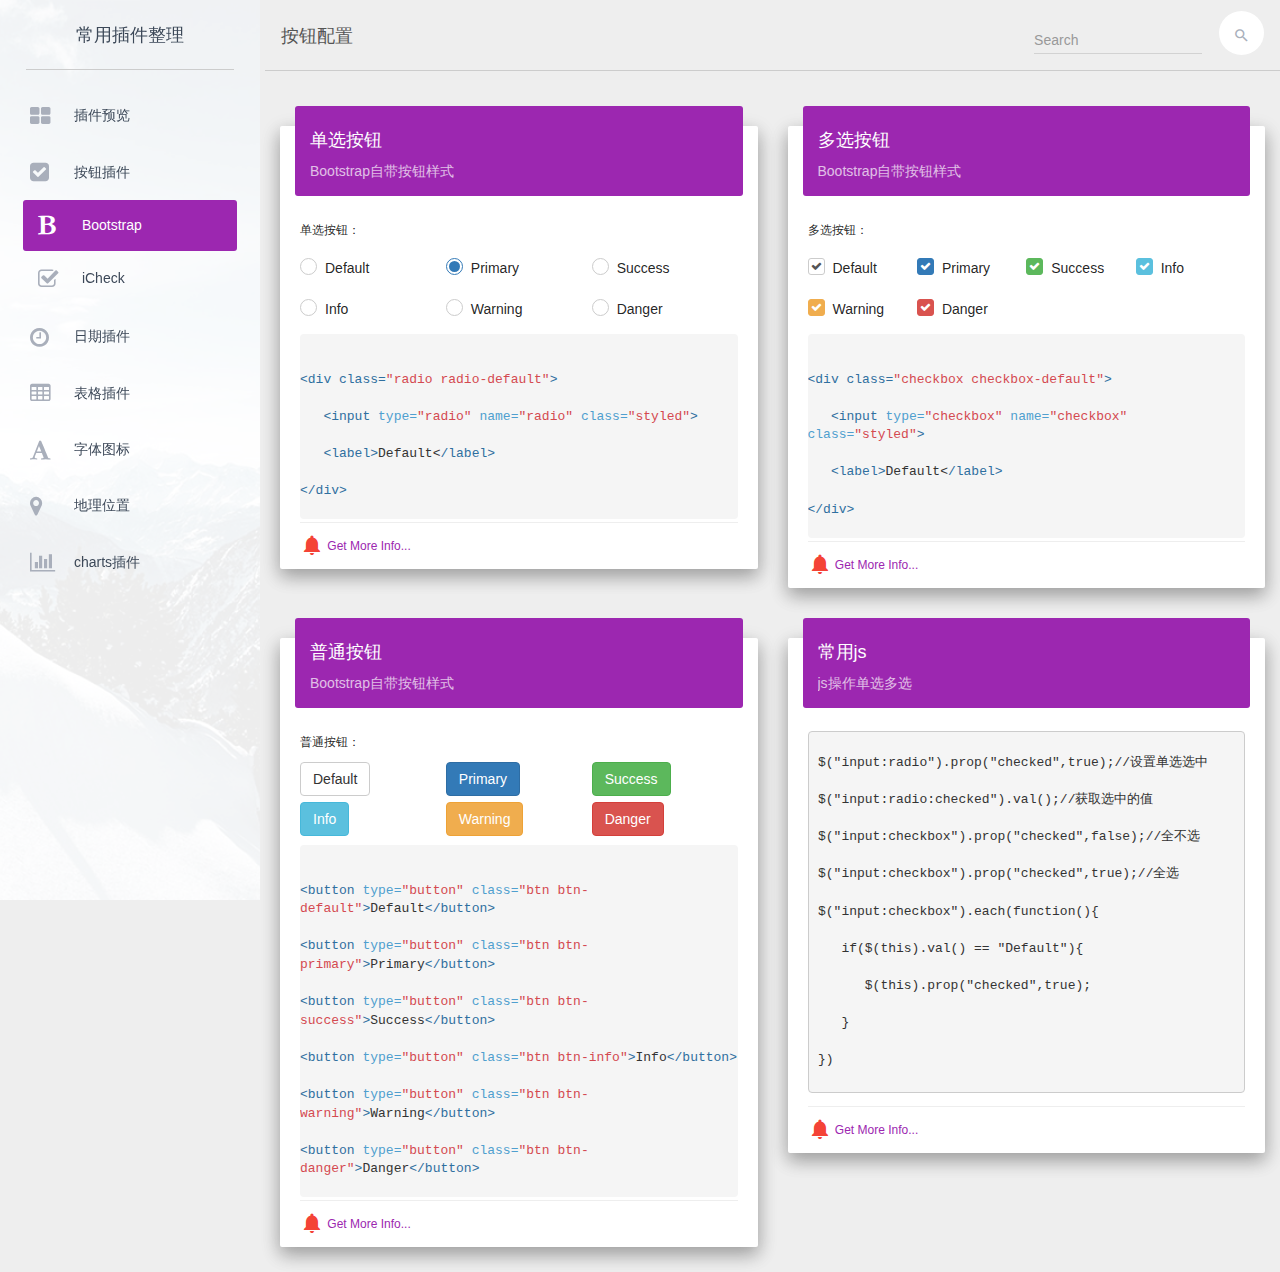
<file: bootstrapButton.html>
<!DOCTYPE html>
<html>
  <head>
    <title>material</title>
	
    <meta http-equiv="keywords" content="keyword1,keyword2,keyword3">
    <meta http-equiv="description" content="this is my page">
    <meta http-equiv="content-type" content="text/html; charset=UTF-8">
    <meta http-equiv="X-UA-Compatible" content="IE=edge,chrome=1" />
    <meta content='width=device-width, initial-scale=1.0, maximum-scale=1.0, user-scalable=0' name='viewport' />
    
    <!--<link rel="stylesheet" type="text/css" href="./styles.css">-->
    <link rel="stylesheet" href="css/bootstrap/bootstrap.min.css" type="text/css"></link>
    <link rel="stylesheet" href="css/bootstrap/build.css" type="text/css"></link>
    <link rel="stylesheet" href="css/fontawesome/font-awesome.css" type="text/css"></link>
    <link rel="stylesheet" href="css/style.css" type="text/css"></link>
    <link href="https://fonts.googleapis.com/icon?family=Material+Icons" rel="stylesheet">
    
  </head>
  
  <body>
    <div class="wrapper">
    	<div class="collapse navbar-collapse"  id="navbar-collapse"></div>
    	<div class="main-panle">
    		<nav class="navbar navbar-transparent navbar-absolute">
    			<div class="container-fluid">
    				<div class="navbar-header">
						<button class="navbar-toggle" type="button" data-toggle="collapse">
							<span class="sr-only">Toggle navigation</span>
							<span class="icon-bar"></span>
							<span class="icon-bar"></span>
							<span class="icon-bar"></span>
						</button>
						<a class="navbar-brand" href="#">按钮配置</a>
					</div>
					<div class="collapse navbar-collapse">
						<form class="navbar-from navbar-right">
			  				<div class="form-group is-empty">
			  					<input type="text" class="form-control" placeholder="Search">
				   				<span class="material-input"></span>
								<span class="material-input"></span>
			  				</div>
							<button type="button" class="btn btn-white btn-round btn-just-icon">
								<i class="material-icons">search</i>
							</button>
			  			</form>
					</div>
    			</div>
    		</nav>
    		<div class="content">
    			<div class="container-fluid">
    				<div class="row">
    					<div class="col-md-6 col-sm-12">
    						<div class="card">
    							<div class="card-header card-button" style="background-color: #9c27b0;">
    								<h4>单选按钮</h4>
    								<p>Bootstrap自带按钮样式</p>
    							</div>
    							<div class="card-content">
    								<div class="col-xs-12 padding-no">
    									<label class="col-sm-12 control-label padding-no">单选按钮：</label>
    									<div class="col-xs-4 padding-no">
					                        <div class="radio">
						                        <input id="radio1" class="styled" value="Default" name="radio" type="radio">
						                        <label for="radio1">
						                            Default
						                        </label>
						                    </div>
    									</div>
    									<div class="col-xs-4 padding-no">
    										 <div class="radio radio-primary">
						                        <input id="radio2" class="styled" value="Primary" name="radio" type="radio" checked>
						                        <label for="radio2">
						                            Primary
						                        </label>
						                    </div>
    									</div>
    									<div class="col-xs-4 padding-no">
    										 <div class="radio radio-success">
						                        <input id="radio3" class="styled" value="Success" name="radio" type="radio">
						                        <label for="radio3">
						                            Success
						                        </label>
						                    </div>
    									</div>
    									<div class="col-xs-4 padding-no">
    										<div class="radio radio-info">
						                        <input id="radio4" class="styled" value="Info" name="radio" type="radio">
						                        <label for="radio4">
						                            Info
						                        </label>
						                    </div>
    									</div>
    									<div class="col-xs-4 padding-no">
    										<div class="radio radio-warning">
						                        <input id="radio5" type="radio" value="Warning" name="radio" class="styled">
						                        <label for="radio5">
						                            Warning
						                        </label>
						                    </div>
    									</div>
    									<div class="col-xs-4 padding-no">
    										<div class="radio radio-danger">
						                        <input id="radio6" type="radio" value="Danger" name="radio" class="styled">
						                        <label for="radio6">
						                            Danger
						                        </label>
						                    </div>
    									</div>
    								</div>
    								<div class="col-xs-12 padding-no highlight">
    									<pre>
    										<code class="html">
    											<span class="nt"><</span><span class="nt">div</span><span class="nt"> class=</span><span class="s">"radio radio-default"</span><span class="nt">></span>
    											<span class="nt">&nbsp;&nbsp;&nbsp;<</span><span class="nt">input</span><span class="na"> type=</span><span class="s">"radio"</span><span class="na"> name=</span><span class="s">"radio"</span><span class="na"> class=</span><span class="s">"styled"</span><span class="nt">></span>
    											<span class="nt">&nbsp;&nbsp;&nbsp;<</span><span class="nt">label></span><span class="nt"></span>Default<span><</span><span class="nt">/label></span>
    											<span class="nt"><</span><span class="nt">/div></span>
    										</code>
    									</pre>
    								</div>
    							</div>
    							<div class="card-footer">
    								<div class="stats">
										<i class="material-icons text-danger" style="color: #f44336;">notifications</i>
										<a href="#pablo" style="color: #9c27b0;">Get More Info...</a>
									</div>
    							</div>
    						</div>
    					</div>
    					<div class="col-md-6 col-sm-12">
    						<div class="card">
    							<div class="card-header card-button" style="background-color: #9c27b0;">
    								<h4>多选按钮</h4>
    								<p>Bootstrap自带按钮样式</p>
    							</div>
    							<div class="card-content">
    								<div class="col-xs-12 padding-no">
    									<label class="col-sm-12 control-label padding-no">多选按钮：</label>
    									<div class="col-xs-3 padding-no">
					                        <div class="checkbox">
						                        <input id="checkbox7" class="styled" value="Default" type="checkbox" checked>
						                        <label for="checkbox7">
						                            Default
						                        </label>
						                    </div>
    									</div>
    									<div class="col-xs-3 padding-no">
    										 <div class="checkbox checkbox-primary">
						                        <input id="checkbox8" class="styled" value="Primary" type="checkbox" checked>
						                        <label for="checkbox8">
						                            Primary
						                        </label>
						                    </div>
    									</div>
    									<div class="col-xs-3 padding-no">
    										 <div class="checkbox checkbox-success">
						                        <input id="checkbox9" class="styled" value="Success" type="checkbox" checked>
						                        <label for="checkbox9">
						                            Success
						                        </label>
						                    </div>
    									</div>
    									<div class="col-xs-3 padding-no">
    										<div class="checkbox checkbox-info">
						                        <input id="checkbox10" class="styled" value="Info" type="checkbox" checked>
						                        <label for="checkbox10">
						                            Info
						                        </label>
						                    </div>
    									</div>
    									<div class="col-xs-3 padding-no">
    										<div class="checkbox checkbox-warning">
						                        <input id="checkbox11" type="checkbox" value="Warning" class="styled" checked>
						                        <label for="checkbox11">
						                            Warning
						                        </label>
						                    </div>
    									</div>
    									<div class="col-xs-3 padding-no">
    										<div class="checkbox checkbox-danger">
						                        <input id="checkbox12" type="checkbox" value="Danger" class="styled" checked>
						                        <label for="checkbox12">
						                            Danger
						                        </label>
						                    </div>
    									</div>
    								</div>
    								<div class="col-xs-12 padding-no highlight">
    									<pre>
    										<code class="html">
    											<span class="nt"><</span><span class="nt">div</span><span class="nt"> class=</span><span class="s">"checkbox checkbox-default"</span><span class="nt">></span>
    											<span class="nt">&nbsp;&nbsp;&nbsp;<</span><span class="nt">input</span><span class="na"> type=</span><span class="s">"checkbox"</span><span class="na"> name=</span><span class="s">"checkbox"</span><span class="na"> class=</span><span class="s">"styled"</span><span class="nt">></span>
    											<span class="nt">&nbsp;&nbsp;&nbsp;<</span><span class="nt">label></span><span class="nt"></span>Default<span><</span><span class="nt">/label></span>
    											<span class="nt"><</span><span class="nt">/div></span>
    										</code>
    									</pre>
    								</div>
    							</div>
    							<div class="card-footer">
    								<div class="stats">
										<i class="material-icons text-danger" style="color: #f44336;">notifications</i>
										<a href="#pablo" style="color: #9c27b0;">Get More Info...</a>
									</div>
    							</div>
    						</div>
    					</div>
    					<div class="col-md-6 col-sm-12">
    						<div class="col-content">
    							<div class="card">
	    							<div class="card-header card-button" style="background-color: #9c27b0;">
	    								<h4>普通按钮</h4>
	    								<p>Bootstrap自带按钮样式</p>
	    							</div>
	    							<div class="card-content">
	    								<div class="col-xs-12 padding-no">
	    									<label class="col-sm-12 control-label padding-no">普通按钮：</label>
	    									<div class="col-xs-4 padding-no">
	    										<button type="button" class="btn btn-default">Default</button>
	    									</div>
	    									<div class="col-xs-4 padding-no">
	    										<button type="button" class="btn btn-primary">Primary</button>
	    									</div>
	    									<div class="col-xs-4 padding-no">
	    										<button type="button" class="btn btn-success">Success</button>
	    									</div>
	    									<div class="col-xs-4 padding-no">
	    										<button type="button" class="btn btn-info">Info</button>
	    									</div>
	    									<div class="col-xs-4 padding-no">
	    										<button type="button" class="btn btn-warning">Warning</button>
	    									</div>
	    									<div class="col-xs-4 padding-no">
	    										<button type="button" class="btn btn-danger">Danger</button>
	    									</div>
	    								</div>
	    								<div class="col-xs-12 padding-no highlight">
	    									<pre>
	    										<code class="html">
	    											<span class="nt"><</span><span class="nt">button</span><span class="na"> type=</span><span class="s">"button"</span><span class="na"> class=</span><span class="s">"btn btn-default"</span><span class="nt">></span>Default<span class="nt"><</span><span class="nt">/button></span>
	    											<span class="nt"><</span><span class="nt">button</span><span class="na"> type=</span><span class="s">"button"</span><span class="na"> class=</span><span class="s">"btn btn-primary"</span><span class="nt">></span>Primary<span class="nt"><</span><span class="nt">/button></span>
	    											<span class="nt"><</span><span class="nt">button</span><span class="na"> type=</span><span class="s">"button"</span><span class="na"> class=</span><span class="s">"btn btn-success"</span><span class="nt">></span>Success<span class="nt"><</span><span class="nt">/button></span>
	    											<span class="nt"><</span><span class="nt">button</span><span class="na"> type=</span><span class="s">"button"</span><span class="na"> class=</span><span class="s">"btn btn-info"</span><span class="nt">></span>Info<span class="nt"><</span><span class="nt">/button></span>
	    											<span class="nt"><</span><span class="nt">button</span><span class="na"> type=</span><span class="s">"button"</span><span class="na"> class=</span><span class="s">"btn btn-warning"</span><span class="nt">></span>Warning<span class="nt"><</span><span class="nt">/button></span>
	    											<span class="nt"><</span><span class="nt">button</span><span class="na"> type=</span><span class="s">"button"</span><span class="na"> class=</span><span class="s">"btn btn-danger"</span><span class="nt">></span>Danger<span class="nt"><</span><span class="nt">/button></span>
	    										</code>
	    									</pre>
	    								</div>
	    								
	    							</div>
	    							<div class="card-footer">
	    								<div class="stats">
											<i class="material-icons text-danger" style="color: #f44336;">notifications</i>
											<a href="#pablo" style="color: #9c27b0;">Get More Info...</a>
										</div>
	    							</div>
	    						</div>
    						</div>
    					</div>
    					<div class="col-md-6 col-sm-12">
    						<div class="col-content">
    							<div class="card">
	    							<div class="card-header card-button" style="background-color: #9c27b0;">
	    								<h4>常用js</h4>
	    								<p>js操作单选多选</p>
	    							</div>
	    							<div class="card-content">
	    								<div class="col-xs-12 padding-no markup">
		    								<pre>
		    										$("input:radio").prop("checked",true);//设置单选选中
		    										$("input:radio:checked").val();//获取选中的值
		    										$("input:checkbox").prop("checked",false);//全不选
										    		$("input:checkbox").prop("checked",true);//全选
										    		$("input:checkbox").each(function(){
										    		&nbsp;&nbsp;&nbsp;if($(this).val() == "Default"){
										    		&nbsp;&nbsp;&nbsp;&nbsp;&nbsp;&nbsp;$(this).prop("checked",true);
										    		&nbsp;&nbsp;&nbsp;}
										    		})
	    									</pre>
    									</div>
	    							</div>
	    							<div class="card-footer">
	    								<div class="stats">
											<i class="material-icons text-danger" style="color: #f44336;">notifications</i>
											<a href="#pablo" style="color: #9c27b0;">Get More Info...</a>
										</div>
	    							</div>
	    						</div>
    						</div>
    					</div>
    				</div>
    			</div>
    		</div>
    	</div>
    </div>
    <script type="text/javascript" src="js/jquery/jquery-3.1.0.min.js"></script>
    <script type="text/javascript" src="js/bootstrap/bootstrap.min.js"></script>
    <script type="text/javascript" src="js/jquery/jquery.dataTables.min.js"></script>
    <script type="text/javascript" src="js/icheck/icheck.min.js"></script>
    <script type="text/javascript" src="js/index.js"></script>
    <script type="text/javascript">
    	$(function(){
    		selectSidebar("sidebar-bootstrapButton");
    	});
    </script>
  </body>
</html>
</file>
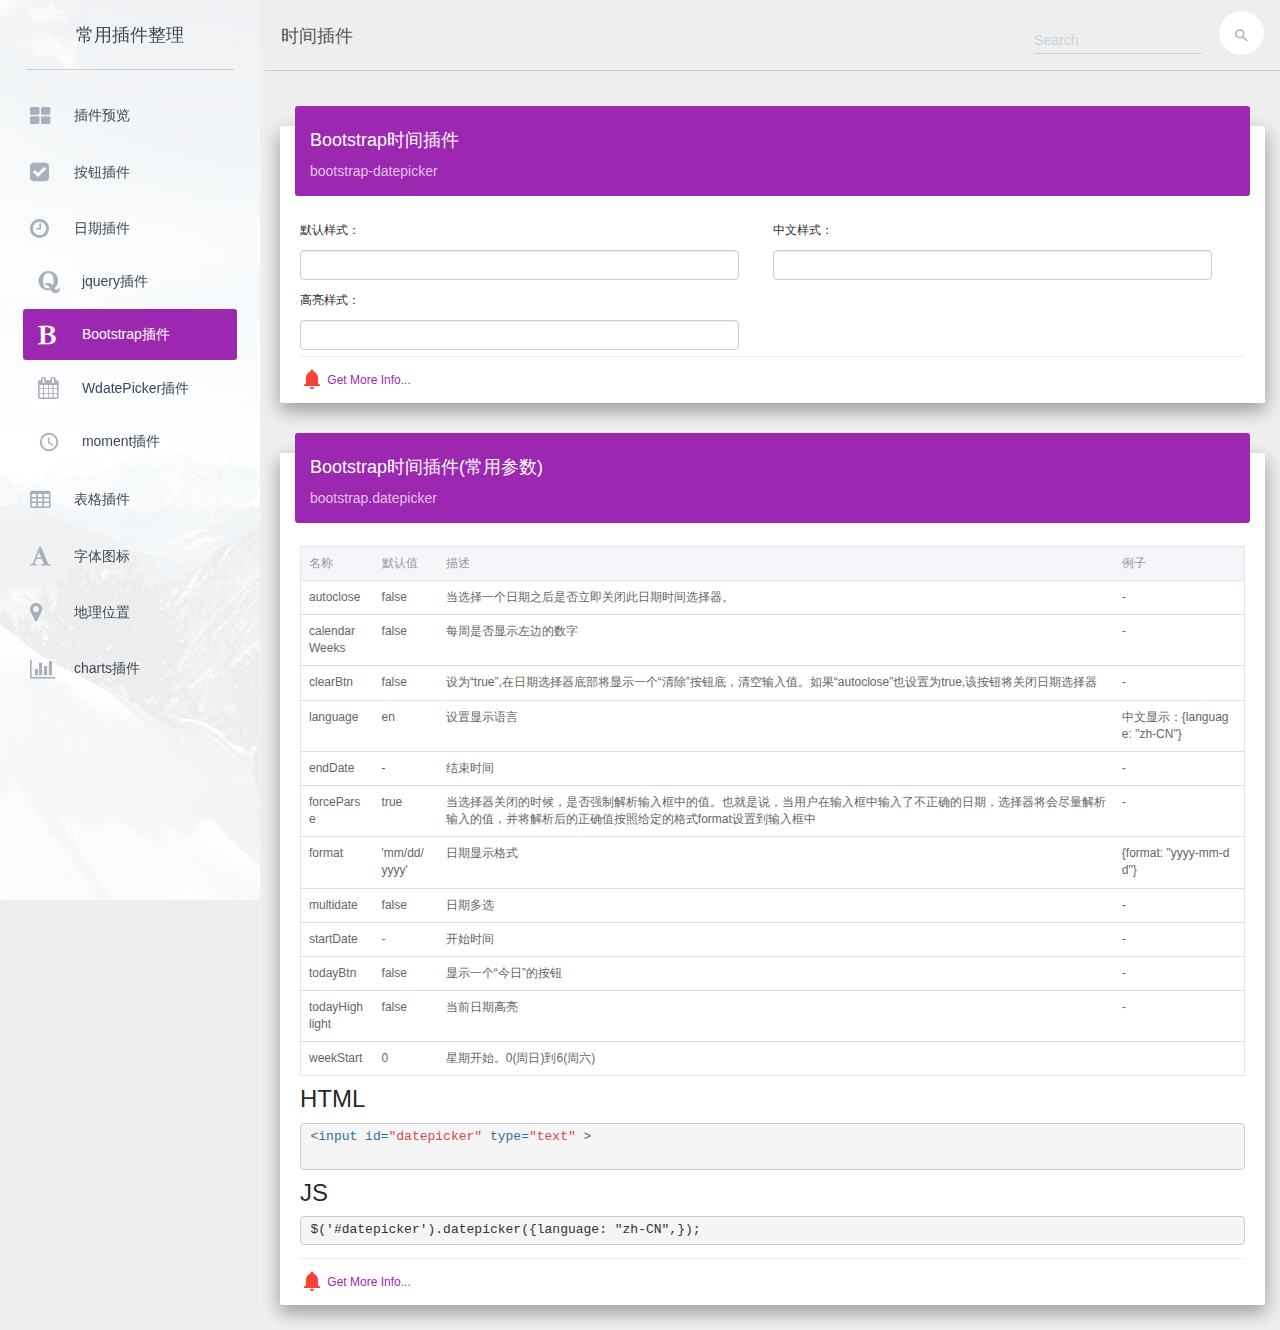
<file: bootstrapDate.html>
<!DOCTYPE html>
<html>
  <head>
    <title>material</title>
	
    <meta http-equiv="keywords" content="keyword1,keyword2,keyword3">
    <meta http-equiv="description" content="this is my page">
    <meta http-equiv="content-type" content="text/html; charset=UTF-8">
    <meta http-equiv="X-UA-Compatible" content="IE=edge,chrome=1" />
    <meta content='width=device-width, initial-scale=1.0, maximum-scale=1.0, user-scalable=0' name='viewport' />
    
    <!--<link rel="stylesheet" type="text/css" href="./styles.css">-->
    <link rel="stylesheet" href="css/bootstrap/bootstrap.min.css" type="text/css"></link>
    <link rel="stylesheet" href="css/fontawesome/font-awesome.css" type="text/css"></link>
    <link rel="stylesheet" href="css/bootstrap/bootstrap-datepicker.min.css" type="text/css"></link>
    <link rel="stylesheet" href="css/dataTables/dataTables.css" type="text/css"></link>
    <link rel="stylesheet" href="css/style.css" type="text/css"></link>
    <link href="https://fonts.googleapis.com/icon?family=Material+Icons" rel="stylesheet">
    
  </head>
  
  <body>
    <div class="wrapper">
    	<div class="collapse navbar-collapse"  id="navbar-collapse"></div>
    	<div class="main-panle">
    		<nav class="navbar navbar-transparent navbar-absolute">
    			<div class="container-fluid">
    				<div class="navbar-header">
						<button class="navbar-toggle" type="button" data-toggle="collapse">
							<span class="sr-only">Toggle navigation</span>
							<span class="icon-bar"></span>
							<span class="icon-bar"></span>
							<span class="icon-bar"></span>
						</button>
						<a class="navbar-brand" href="#">时间插件</a>
					</div>
					<div class="collapse navbar-collapse">
						<form class="navbar-from navbar-right">
			  				<div class="form-group is-empty">
			  					<input type="text" class="form-control" placeholder="Search">
				   				<span class="material-input"></span>
								<span class="material-input"></span>
			  				</div>
							<button type="button" class="btn btn-white btn-round btn-just-icon">
								<i class="material-icons">search</i>
							</button>
			  			</form>
					</div>
    			</div>
    		</nav>
    		<div class="content">
    			<div class="container-fluid">
    				<div class="row">
    					<div class="col-sm-12">
    						<div class="card">
    							<div class="card-header card-date" style="background-color: #9c27b0;">
    								<h4>Bootstrap时间插件</h4>
    								<p>bootstrap-datepicker</p>
    							</div>
    							<div class="card-content">
    								<div class="col-sm-6 col-xs-12 padding-no">
    									<label class="col-sm-12 control-label padding-no">默认样式：</label>
	   									<div class="col-xs-12 padding-no">
	   										<input type="text" id="datepicker" class="form-control">
	   									</div>
    								</div>
    								<div class="col-sm-6 col-xs-12 padding-no">
    									<label class="col-sm-12 control-label padding-no">中文样式：</label>
	   									<div class="col-xs-12 padding-no">
	   										<input type="text" id="datepicker1" class="form-control">
	   									</div>
    								</div>
    								<div class="col-sm-6 col-xs-12 padding-no">
    									<label class="col-sm-12 control-label padding-no">高亮样式：</label>
	   									<div class="col-xs-12 padding-no">
	   										<input type="text" id="datepicker2" class="form-control">
	   									</div>
    								</div>
    							</div>
    							<div class="card-footer">
    								<div class="stats">
										<i class="material-icons text-danger" style="color: #f44336;">notifications</i>
										<a href="https://github.com/uxsolutions/bootstrap-datepicker" target="_blank" style="color: #9c27b0;">Get More Info...</a>
									</div>
    							</div>
    						</div>
    					</div>
    					<div class="col-sm-12">
    						<div class="card">
    							<div class="card-header card-date" style="background-color: #9c27b0;">
    								<h4>Bootstrap时间插件(常用参数)</h4>
    								<p>bootstrap.datepicker</p>
    							</div>
    							<div class="card-content">
    								<div class="col-xs-12 padding-no markup">
    									<div id="demo-dataTables-table_wrapper" class="dataTables_wrapper no-footer">
											<table id="demo-dataTables-table" class="table">
												<thead class="the-box dark full">
													<tr>
														<th class="sorting_disabled">名称</th>
														<th class="sorting_disabled">默认值</th>
														<th class="sorting_disabled">描述</th>
														<th class="sorting_disabled">例子</th>
													</tr>
												</thead>
												<tbody>
													<tr><td>autoclose</td><td>false</td><td>当选择一个日期之后是否立即关闭此日期时间选择器。</td><td>-</td></tr>
													<tr><td>calendarWeeks</td><td>false</td><td>每周是否显示左边的数字</td><td>-</td></tr>
													<tr><td>clearBtn</td><td>false</td><td>设为“true”,在日期选择器底部将显示一个“清除”按钮底，清空输入值。如果“autoclose”也设置为true,该按钮将关闭日期选择器</td><td>-</td></tr>
													<tr><td>language</td><td>en</td><td>设置显示语言</td><td>中文显示：{language: "zh-CN"}</td></tr>
													<tr><td>endDate</td><td>-</td><td>结束时间</td><td>-</td></tr>
													<tr><td>forceParse</td><td>true</td><td>当选择器关闭的时候，是否强制解析输入框中的值。也就是说，当用户在输入框中输入了不正确的日期，选择器将会尽量解析输入的值，并将解析后的正确值按照给定的格式format设置到输入框中</td><td>-</td></tr>
													<tr><td>format</td><td>'mm/dd/yyyy'</td><td>日期显示格式</td><td>{format: "yyyy-mm-dd"}</td></tr>
													<tr><td>multidate</td><td>false</td><td>日期多选</td><td>-</td></tr>
													<tr><td>startDate</td><td>-</td><td>开始时间</td><td>-</td></tr>
													<tr><td>todayBtn</td><td>false</td><td>显示一个“今日”的按钮</td><td>-</td></tr>
													<tr><td>todayHighlight</td><td>false</td><td>当前日期高亮</td><td>-</td></tr>
													<tr><td>weekStart</td><td>0</td><td>星期开始。0(周日)到6(周六)</td><td></td></tr>
												</tbody>
											</table>
										</div>
										<h3>HTML</h3>
										<pre><span class="nt">&lt;input id=</span><span class="s">&quot;datepicker&quot;</span><span class="nt"> type=</span><span class="s">&quot;text&quot;</span><span class="nt"> &gt;</span>
    									</pre>
    									<h3>JS</h3>
    									<pre>$('#datepicker').datepicker({language: "zh-CN",});</pre>
   									</div>
    							</div>
    							<div class="card-footer">
    								<div class="stats">
										<i class="material-icons text-danger" style="color: #f44336;">notifications</i>
										<a href="https://github.com/xdan/datetimepicker" target="_blank"  style="color: #9c27b0;">Get More Info...</a>
									</div>
    							</div>
    						</div>
    					</div>
    				</div>
    			</div>
    		</div>
    	</div>
    </div>
    <script type="text/javascript" src="js/jquery/jquery.min.js"></script>
    <script type="text/javascript" src="js/bootstrap/bootstrap.min.js"></script>
    <script type="text/javascript" src="js/bootstrap/bootstrap-datepicker.min.js"></script>
    <script type="text/javascript" src="js/bootstrap/bootstrap-datepicker.zh-CN.min.js"></script>
    <script type="text/javascript" src="js/jquery/jquery.dataTables.min.js"></script>
    <script type="text/javascript" src="js/index.js"></script>
    <script type="text/javascript">
    	$(function(){
    		$("#navbar-collapse").load("sidebar.html");
    		selectSidebar("sidebar-bootstrapDate");
			$('#datepicker').datepicker();
			$('#datepicker1').datepicker({
				language: "zh-CN",
			});
			$('#datepicker2').datepicker({
				language: "zh-CN",
				todayHighlight: true,
				todayBtn: true,
				format: "yyyy-mm-dd"
			});
    	});
    </script>
  </body>
</html>
</file>
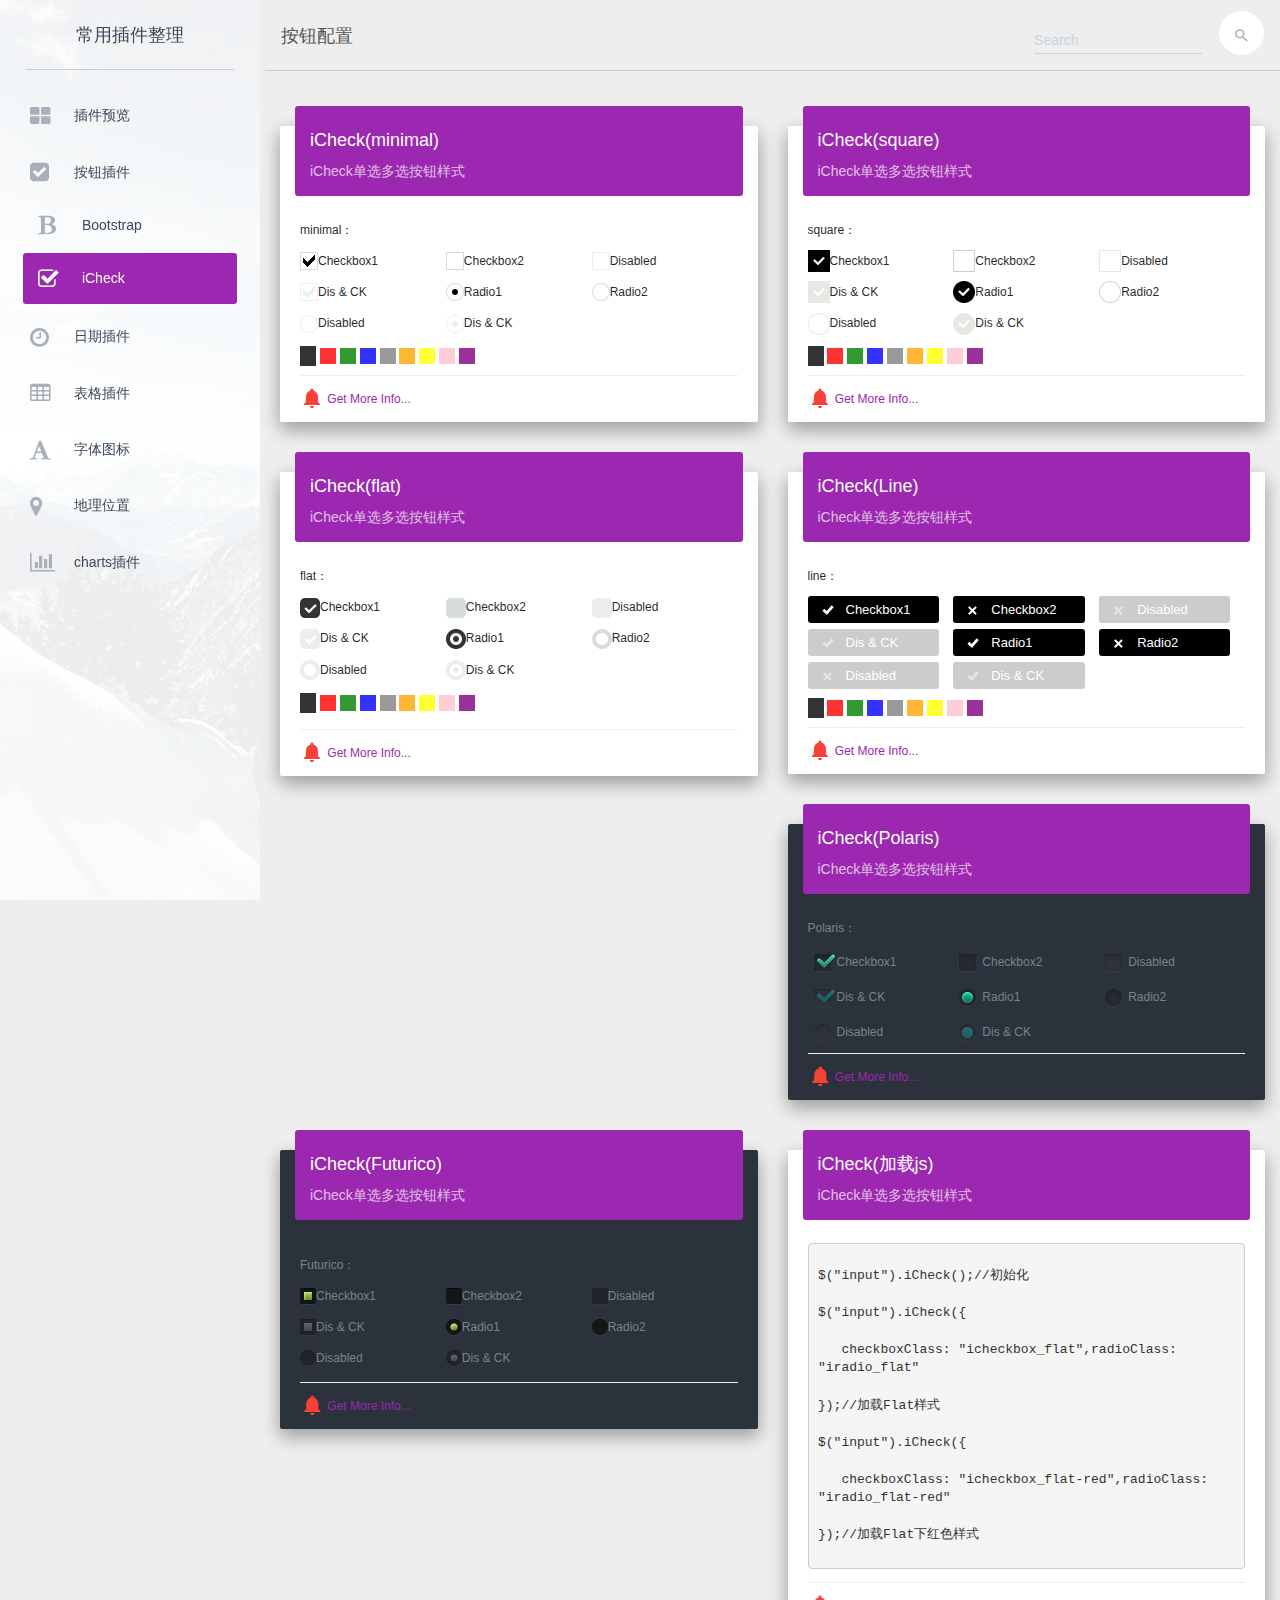
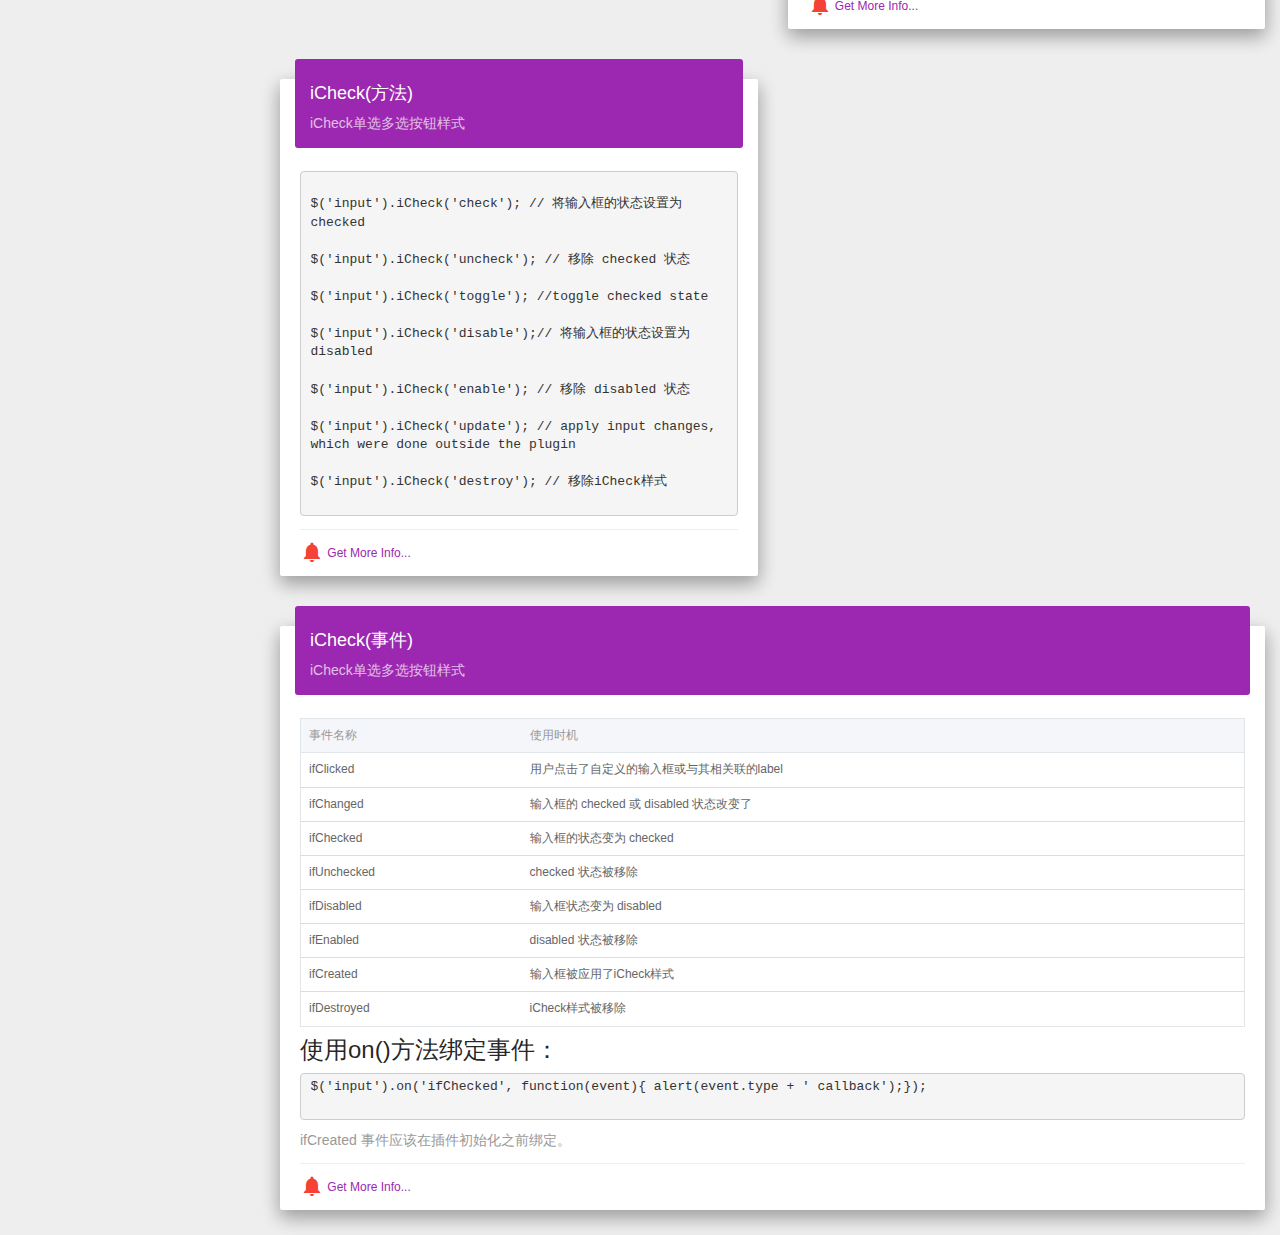
<file: icheckButton.html>
<!DOCTYPE html>
<html>
  <head>
    <title>material</title>
	
    <meta http-equiv="keywords" content="keyword1,keyword2,keyword3">
    <meta http-equiv="description" content="this is my page">
    <meta http-equiv="content-type" content="text/html; charset=UTF-8">
    <meta http-equiv="X-UA-Compatible" content="IE=edge,chrome=1" />
    <meta content='width=device-width, initial-scale=1.0, maximum-scale=1.0, user-scalable=0' name='viewport' />
    
    <!--<link rel="stylesheet" type="text/css" href="./styles.css">-->
    <link rel="stylesheet" href="css/bootstrap/bootstrap.min.css" type="text/css"></link>
    <link rel="stylesheet" href="css/bootstrap/build.css" type="text/css"></link>
    <link rel="stylesheet" href="css/fontawesome/font-awesome.css" type="text/css"></link>
    <link rel="stylesheet" href="css/dataTables/dataTables.css" type="text/css"></link>
    <link rel="stylesheet" href="css/icheck/skins/all.css" type="text/css"></link>
    <link rel="stylesheet" href="css/style.css" type="text/css"></link>
    <link href="https://fonts.googleapis.com/icon?family=Material+Icons" rel="stylesheet">
    
  </head>
  
  <body>
    <div class="wrapper">
    	<div class="collapse navbar-collapse"  id="navbar-collapse"></div>
    	<div class="main-panle">
    		<nav class="navbar navbar-transparent navbar-absolute">
    			<div class="container-fluid">
    				<div class="navbar-header">
						<button class="navbar-toggle" type="button" data-toggle="collapse">
							<span class="sr-only">Toggle navigation</span>
							<span class="icon-bar"></span>
							<span class="icon-bar"></span>
							<span class="icon-bar"></span>
						</button>
						<a class="navbar-brand" href="#">按钮配置</a>
					</div>
					<div class="collapse navbar-collapse">
						<form class="navbar-from navbar-right">
			  				<div class="form-group is-empty">
			  					<input type="text" class="form-control" placeholder="Search">
				   				<span class="material-input"></span>
								<span class="material-input"></span>
			  				</div>
							<button type="button" class="btn btn-white btn-round btn-just-icon">
								<i class="material-icons">search</i>
							</button>
			  			</form>
					</div>
    			</div>
    		</nav>
    		<div class="content">
    			<div class="container-fluid">
    				<div class="row">
    					<div class="col-md-6 col-sm-12">
    						<div class="card">
    							<div class="card-header card-button" style="background-color: #9c27b0;">
    								<h4>iCheck(minimal)</h4>
    								<p>iCheck单选多选按钮样式</p>
    							</div>
    							<div class="card-content">
    								<div class="col-xs-12 skin skin-minimal padding-no">
    									<label class="col-sm-12 control-label padding-no">minimal：</label>
    									<div class="col-xs-4 padding-no"><input type="checkbox" checked><label class="control-label">Checkbox1</label></div>
    									<div class="col-xs-4 padding-no"><input type="checkbox"><label class="control-label">Checkbox2</label></div>
    									<div class="col-xs-4 padding-no"><input type="checkbox" disabled><label class="control-label">Disabled</label></div>
    									<div class="col-xs-4 padding-no"><input type="checkbox" disabled checked><label class="control-label">Dis & CK</label></div>
    									<div class="col-xs-4 padding-no"><input type="radio" name="iCheck-minimal" checked><label class="control-label">Radio1</label></div>
    									<div class="col-xs-4 padding-no"><input type="radio" name="iCheck-minimal"><label class="control-label">Radio2</label></div>
    									<div class="col-xs-4 padding-no"><input type="radio" name="iCheck-minimal"  disabled><label class="control-label">Disabled</label></div>
    									<div class="col-xs-4 padding-no"><input type="radio" name="iCheck-minimals" disabled checked><label class="control-label">Dis & CK</label></div>
    								</div>
    								<div class="col-xs-12 skin skin-color padding-no">
	    								<ul class="nav icheck-color" data-value="minimal">
											<li class="active" title="black" style="background-color: black"></li>
											<li class="red" title="red" style="background-color: red"></li>
											<li class="green" title="green" style="background-color: green"></li>
											<li class="blue" title="blue" style="background-color: blue"></li>
											<li class="grey" title="grey" style="background-color: grey"></li>
											<li class="orange" title="orange" style="background-color: orange"></li>
											<li class="yellow" title="yellow" style="background-color: yellow"></li>
											<li class="pink" title="pink" style="background-color: pink"></li>
											<li class="purple" title="purple" style="background-color: purple"></li>
										</ul>
									</div>
    							</div>
    							<div class="card-footer">
    								<div class="stats">
										<i class="material-icons text-danger" style="color: #f44336;">notifications</i>
										<a href="#pablo" style="color: #9c27b0;">Get More Info...</a>
									</div>
    							</div>
    						</div>
    					</div>
    					<div class="col-md-6 col-sm-12">
    						<div class="card">
    							<div class="card-header card-button" style="background-color: #9c27b0;">
    								<h4>iCheck(square)</h4>
    								<p>iCheck单选多选按钮样式</p>
    							</div>
    							<div class="card-content">
    								<div class="col-xs-12 skin skin-square padding-no">
    									<label class="col-sm-12 control-label padding-no">square：</label>
    									<div class="col-xs-4 padding-no"><input type="checkbox" checked><label class="control-label">Checkbox1</label></div>
    									<div class="col-xs-4 padding-no"><input type="checkbox"><label class="control-label">Checkbox2</label></div>
    									<div class="col-xs-4 padding-no"><input type="checkbox" disabled><label class="control-label">Disabled</label></div>
    									<div class="col-xs-4 padding-no"><input type="checkbox" disabled checked><label class="control-label">Dis & CK</label></div>
    									<div class="col-xs-4 padding-no"><input type="radio" name="iCheck-square" checked><label class="control-label">Radio1</label></div>
    									<div class="col-xs-4 padding-no"><input type="radio" name="iCheck-square"><label class="control-label">Radio2</label></div>
    									<div class="col-xs-4 padding-no"><input type="radio" name="iCheck-square"  disabled><label class="control-label">Disabled</label></div>
    									<div class="col-xs-4 padding-no"><input type="radio" name="iCheck-squares" disabled checked><label class="control-label">Dis & CK</label></div>
    								</div>
    								<div class="col-xs-12 skin skin-color padding-no">
	    								<ul class="nav icheck-color" data-value="square">
											<li class="active" title="black" style="background-color: black"></li>
											<li class="red" title="red" style="background-color: red"></li>
											<li class="green" title="green" style="background-color: green"></li>
											<li class="blue" title="blue" style="background-color: blue"></li>
											<li class="grey" title="grey" style="background-color: grey"></li>
											<li class="orange" title="orange" style="background-color: orange"></li>
											<li class="yellow" title="yellow" style="background-color: yellow"></li>
											<li class="pink" title="pink" style="background-color: pink"></li>
											<li class="purple" title="purple" style="background-color: purple"></li>
										</ul>
									</div>
    							</div>
    							<div class="card-footer">
    								<div class="stats">
										<i class="material-icons text-danger" style="color: #f44336;">notifications</i>
										<a href="#pablo" style="color: #9c27b0;">Get More Info...</a>
									</div>
    							</div>
    						</div>
    					</div>
    					<div class="col-md-6 col-sm-12">
    						<div class="card">
    							<div class="card-header card-button" style="background-color: #9c27b0;">
    								<h4>iCheck(flat)</h4>
    								<p>iCheck单选多选按钮样式</p>
    							</div>
    							<div class="card-content">
    								<div class="col-xs-12 skin skin-flat padding-no">
    									<label class="col-xs-12 control-label padding-no">flat：</label>
    									<div class="col-xs-4 padding-no"><input type="checkbox" checked><label class="control-label">Checkbox1</label></div>
    									<div class="col-xs-4 padding-no"><input type="checkbox"><label class="control-label">Checkbox2</label></div>
    									<div class="col-xs-4 padding-no"><input type="checkbox" disabled><label class="control-label">Disabled</label></div>
    									<div class="col-xs-4 padding-no"><input type="checkbox" disabled checked><label class="control-label">Dis & CK</label></div>
    									<div class="col-xs-4 padding-no"><input type="radio" name="iCheck-flat" checked><label class="control-label">Radio1</label></div>
    									<div class="col-xs-4 padding-no"><input type="radio" name="iCheck-flat"><label class="control-label">Radio2</label></div>
    									<div class="col-xs-4 padding-no"><input type="radio" name="iCheck-flat"  disabled><label class="control-label">Disabled</label></div>
    									<div class="col-xs-4 padding-no"><input type="radio" name="iCheck-flats" disabled checked><label class="control-label">Dis & CK</label></div>
    								</div>
    								<div class="col-xs-12 skin skin-color padding-no">
	    								<ul class="nav icheck-color" data-value="flat">
											<li class="active" title="black" style="background-color: black"></li>
											<li class="red" title="red" style="background-color: red"></li>
											<li class="green" title="green" style="background-color: green"></li>
											<li class="blue" title="blue" style="background-color: blue"></li>
											<li class="grey" title="grey" style="background-color: grey"></li>
											<li class="orange" title="orange" style="background-color: orange"></li>
											<li class="yellow" title="yellow" style="background-color: yellow"></li>
											<li class="pink" title="pink" style="background-color: pink"></li>
											<li class="purple" title="purple" style="background-color: purple"></li>
										</ul>
									</div>
									<div class="col-sm-6 col-xs-12" style="padding: 3.5px 0;"> </div>
    							</div>
    							<div class="card-footer">
    								<div class="stats">
										<i class="material-icons text-danger" style="color: #f44336;">notifications</i>
										<a href="#pablo" style="color: #9c27b0;">Get More Info...</a>
									</div>
    							</div>
    						</div>
    					</div>
    					<div class="col-md-6 col-sm-12">
    						<div class="card">
    							<div class="card-header card-button" style="background-color: #9c27b0;">
    								<h4>iCheck(Line)</h4>
    								<p>iCheck单选多选按钮样式</p>
    							</div>
    							<div class="card-content">
    								<div class="col-xs-12 skin skin-line padding-no">
    									<label class="col-xs-12 control-label padding-no">line：</label>
    									<div class="col-xs-4 padding-no"><input type="checkbox" data-value="Checkbox1" checked><label class="control-label">Checkbox1</label></div>
    									<div class="col-xs-4 padding-no"><input type="checkbox" data-value="Checkbox2"><label class="control-label">Checkbox2</label></div>
    									<div class="col-xs-4 padding-no"><input type="checkbox" data-value="Disabled" disabled><label class="control-label">Disabled</label></div>
    									<div class="col-xs-4 padding-no"><input type="checkbox" data-value="Dis & CK" disabled checked><label class="control-label">Dis & CK</label></div>
    									<div class="col-xs-4 padding-no"><input type="radio" data-value="Radio1" name="iCheck-Line" checked><label class="control-label">Radio1</label></div>
    									<div class="col-xs-4 padding-no"><input type="radio" data-value="Radio2" name="iCheck-Line"><label class="control-label">Radio2</label></div>
    									<div class="col-xs-4 padding-no"><input type="radio" data-value="Disabled" name="iCheck-Line"  disabled><label class="control-label">Disabled</label></div>
    									<div class="col-xs-4 padding-no"><input type="radio" data-value="Dis & CK" name="iCheck-Lines" disabled checked><label class="control-label">Dis & CK</label></div>
    								</div>
    								<div class="col-xs-12 skin skin-color padding-no">
	    								<ul class="nav icheck-color ul-line" data-value="line">
											<li class="active" title="black"  style="background-color: black"></li>
											<li class="red" title="red" style="background-color: red"></li>
											<li class="green" title="green" style="background-color: green"></li>
											<li class="blue" title="blue" style="background-color: blue"></li>
											<li class="grey" title="grey" style="background-color: grey"></li>
											<li class="orange" title="orange" style="background-color: orange"></li>
											<li class="yellow" title="yellow" style="background-color: yellow"></li>
											<li class="pink" title="pink" style="background-color: pink"></li>
											<li class="purple" title="purple" style="background-color: purple"></li>
										</ul>
									</div>
    							</div>
    							<div class="card-footer">
    								<div class="stats">
										<i class="material-icons text-danger" style="color: #f44336;">notifications</i>
										<a href="#pablo" style="color: #9c27b0;">Get More Info...</a>
									</div>
    							</div>
    						</div>
    					</div>
    					<div class="col-md-6 col-sm-12">
    						<div class="card"  style="background-color: #2c323c;color: #7a828b">
    							<div class="card-header card-button" style="background-color: #9c27b0;">
    								<h4>iCheck(Polaris)</h4>
    								<p>iCheck单选多选按钮样式</p>
    							</div>
    							<div class="card-content">
    								<div class="col-xs-12 skin skin-polaris padding-no">
    									<label class="col-xs-12 control-label padding-no">Polaris：</label>
    									<div class="col-xs-4 padding-no"><input type="checkbox" checked><label class="control-label">Checkbox1</label></div>
    									<div class="col-xs-4 padding-no"><input type="checkbox"><label class="control-label">Checkbox2</label></div>
    									<div class="col-xs-4 padding-no"><input type="checkbox" disabled><label class="control-label">Disabled</label></div>
    									<div class="col-xs-4 padding-no"><input type="checkbox" disabled checked><label class="control-label">Dis & CK</label></div>
    									<div class="col-xs-4 padding-no"><input type="radio" name="iCheck-Polaris" checked><label class="control-label">Radio1</label></div>
    									<div class="col-xs-4 padding-no"><input type="radio" name="iCheck-Polaris"><label class="control-label">Radio2</label></div>
    									<div class="col-xs-4 padding-no"><input type="radio" name="iCheck-Polaris"  disabled><label class="control-label">Disabled</label></div>
    									<div class="col-xs-4 padding-no"><input type="radio" name="iCheck-Polariss" disabled checked><label class="control-label">Dis & CK</label></div>
    								</div>
    							</div>
    							<div class="card-footer">
    								<div class="stats">
										<i class="material-icons text-danger" style="color: #f44336;">notifications</i>
										<a href="#pablo" style="color: #9c27b0;">Get More Info...</a>
									</div>
    							</div>
    						</div>
    					</div>
    					<div class="col-md-6 col-sm-12">
    						<div class="card"  style="background-color: #2c323c;color: #7a828b">
    							<div class="card-header card-button" style="background-color: #9c27b0;">
    								<h4>iCheck(Futurico)</h4>
    								<p>iCheck单选多选按钮样式</p>
    							</div>
    							<div class="card-content" style="padding: 11px 20px;">
    								<div class="col-xs-12 skin skin-futurico padding-no">
    									<label class="col-xs-12 control-label padding-no">Futurico：</label>
    									<div class="col-xs-4 padding-no"><input type="checkbox" checked><label class="control-label">Checkbox1</label></div>
    									<div class="col-xs-4 padding-no"><input type="checkbox"><label class="control-label">Checkbox2</label></div>
    									<div class="col-xs-4 padding-no"><input type="checkbox" disabled><label class="control-label">Disabled</label></div>
    									<div class="col-xs-4 padding-no"><input type="checkbox" disabled checked><label class="control-label">Dis & CK</label></div>
    									<div class="col-xs-4 padding-no"><input type="radio" name="iCheck-Futurico" checked><label class="control-label">Radio1</label></div>
    									<div class="col-xs-4 padding-no"><input type="radio" name="iCheck-Futurico"><label class="control-label">Radio2</label></div>
    									<div class="col-xs-4 padding-no"><input type="radio" name="iCheck-Futurico"  disabled><label class="control-label">Disabled</label></div>
    									<div class="col-xs-4 padding-no"><input type="radio" name="iCheck-Futuricos" disabled checked><label class="control-label">Dis & CK</label></div>
    								</div>
    								<div class="col-sm-6 col-xs-12" style="padding: 1.5px 0;"> </div>
    							</div>
    							<div class="card-footer">
    								<div class="stats">
										<i class="material-icons text-danger" style="color: #f44336;">notifications</i>
										<a href="#pablo" style="color: #9c27b0;">Get More Info...</a>
									</div>
    							</div>
    						</div>
    					</div>
    					<div class="col-md-6 col-sm-12">
    						<div class="card">
    							<div class="card-header card-button" style="background-color: #9c27b0;">
    								<h4>iCheck(加载js)</h4>
    								<p>iCheck单选多选按钮样式</p>
    							</div>
    							<div class="card-content">
    								<div class="col-xs-12 padding-no markup">
	    								<pre>
	    									$("input").iCheck();//初始化
	    									$("input").iCheck({
	    									&nbsp;&nbsp;&nbsp;checkboxClass: "icheckbox_flat",radioClass: "iradio_flat"
	    									});//加载Flat样式
	    									$("input").iCheck({
	    									&nbsp;&nbsp;&nbsp;checkboxClass: "icheckbox_flat-red",radioClass: "iradio_flat-red"
	    									});//加载Flat下红色样式
    									</pre>
   									</div>
    							</div>
    							<div class="card-footer">
    								<div class="stats">
										<i class="material-icons text-danger" style="color: #f44336;">notifications</i>
										<a href="#pablo" style="color: #9c27b0;">Get More Info...</a>
									</div>
    							</div>
    						</div>
    					</div>
    					<div class="col-md-6 col-sm-12">
    						<div class="card">
    							<div class="card-header card-button" style="background-color: #9c27b0;">
    								<h4>iCheck(方法)</h4>
    								<p>iCheck单选多选按钮样式</p>
    							</div>
    							<div class="card-content">
    								<div class="col-xs-12 padding-no markup">
	    								<pre>
	    									$('input').iCheck('check'); // 将输入框的状态设置为checked
											$('input').iCheck('uncheck'); // 移除 checked 状态
											$('input').iCheck('toggle'); //toggle checked state
											$('input').iCheck('disable');// 将输入框的状态设置为 disabled
											$('input').iCheck('enable'); // 移除 disabled 状态
											$('input').iCheck('update'); // apply input changes, which were done outside the plugin
											$('input').iCheck('destroy'); // 移除iCheck样式
    									</pre>
   									</div>
    							</div>
    							<div class="card-footer">
    								<div class="stats">
										<i class="material-icons text-danger" style="color: #f44336;">notifications</i>
										<a href="#pablo" style="color: #9c27b0;">Get More Info...</a>
									</div>
    							</div>
    						</div>
    					</div>
    					<div class="col-md-12 col-sm-12">
    						<div class="card">
    							<div class="card-header card-button" style="background-color: #9c27b0;">
    								<h4>iCheck(事件)</h4>
    								<p>iCheck单选多选按钮样式</p>
    							</div>
    							<div class="card-content">
    								<div class="col-xs-12 padding-no markup">
    									<div id="demo-dataTables-table_wrapper" class="dataTables_wrapper no-footer">
											<table id="demo-dataTables-table" class="table">
												<thead class="the-box dark full">
													<tr>
														<th class="sorting_disabled">事件名称</th>
														<th class="sorting_disabled">使用时机</th>
													</tr>
												</thead>
												<tbody>
													<tr><td>ifClicked</td><td>用户点击了自定义的输入框或与其相关联的label</td></tr>
													<tr><td>ifChanged</td><td>输入框的 checked 或 disabled 状态改变了</td></tr>
													<tr><td>ifChecked</td><td>输入框的状态变为 checked</td></tr>
													<tr><td>ifUnchecked</td><td>checked 状态被移除</td></tr>
													<tr><td>ifDisabled</td><td>输入框状态变为 disabled</td></tr>
													<tr><td>ifEnabled</td><td>disabled 状态被移除</td></tr>
													<tr><td>ifCreated</td><td>输入框被应用了iCheck样式</td></tr>
													<tr><td>ifDestroyed</td><td>iCheck样式被移除</td></tr>
												</tbody>
											</table>
										</div>
										<h3>使用on()方法绑定事件：</h3>
										<pre>$('input').on('ifChecked', function(event){ alert(event.type + ' callback');});
    									</pre>
    									<p>ifCreated 事件应该在插件初始化之前绑定。</p>
   									</div>
    							</div>
    							<div class="card-footer">
    								<div class="stats">
										<i class="material-icons text-danger" style="color: #f44336;">notifications</i>
										<a href="#pablo" style="color: #9c27b0;">Get More Info...</a>
									</div>
    							</div>
    						</div>
    					</div>
    				</div>
    			</div>
    		</div>
    	</div>
    </div>
    <script type="text/javascript" src="js/jquery/jquery-3.1.0.min.js"></script>
    <script type="text/javascript" src="js/bootstrap/bootstrap.min.js"></script>
    <script type="text/javascript" src="js/jquery/jquery.dataTables.min.js"></script>
    <script type="text/javascript" src="js/icheck/icheck.min.js"></script>
    <script type="text/javascript" src="js/index.js"></script>
    <script type="text/javascript">
    	$(function(){
    		selectSidebar("sidebar-icheck");
            initCheck("minimal");
            initCheck("square");
            initCheck("flat");
            initCheckLine("line");
            initCheck("polaris");
            initCheck("futurico");
            $("ul.icheck-color li").click(function(){
            	$(this).addClass("active").siblings().removeClass("active");
            	var color = $(this).attr("title");
            	var dataValue =  $(this).parent().attr("data-value");
            	changeCheckColor(dataValue,color);
            });
            $("ul.ul-line li").click(function(){
            	$(this).addClass("active").siblings().removeClass("active");
            	var color = $(this).attr("title");
            	var dataValue =  $(this).parent().attr("data-value");
            	changeCheckColorLine(dataValue,color);
            });
    	});
    	function initCheck(name){
    		$(".skin-"+name+" input").iCheck({
               checkboxClass: "icheckbox_"+name,
               radioClass: "iradio_"+name,
               increaseArea: "20%"
             });
    	}
    	function changeCheckColor(name,color){
    		if(color != "black"){
    			$(".skin-"+name+" input").iCheck({
	               checkboxClass: "icheckbox_"+name+"-"+color,
	               radioClass: "iradio_"+name+"-"+color,
	               increaseArea: "20%"
	            });
    		}else{
    			initCheck(name);
    		}
    		
    	}
    	function initCheckLine(name){
    		$(".skin-"+name+" input").each(function(){
		       var self = $(this),
		       label = self.next(),
		       label_text = label.text();
		       if(label_text == null || label_text == ""){
		         label_text = self.attr("data-value");
		       }else{
		       	  label.remove();
		       }
		       self.iCheck({
			      checkboxClass: "icheckbox_line",
			      radioClass: "iradio_line",
			      insert: "<div class='icheck_line-icon'></div>" + label_text,
		       });
		  });
    	}
    	function changeCheckColorLine(name,color){
    		if(color != "black"){
    			$(".skin-"+name+" input").each(function(){
			       var self = $(this),
			       label_text = self.attr("data-value");
			       self.iCheck({
				      checkboxClass: "icheckbox_"+name+"-"+color,
				      radioClass: "iradio_"+name+"-"+color,
				      insert: "<div class='icheck_line-icon'></div>" + label_text,
			       });
			    });
    		}else{
    			initCheckLine(name);
    		}
    	};
    </script>
  </body>
</html>
</file>
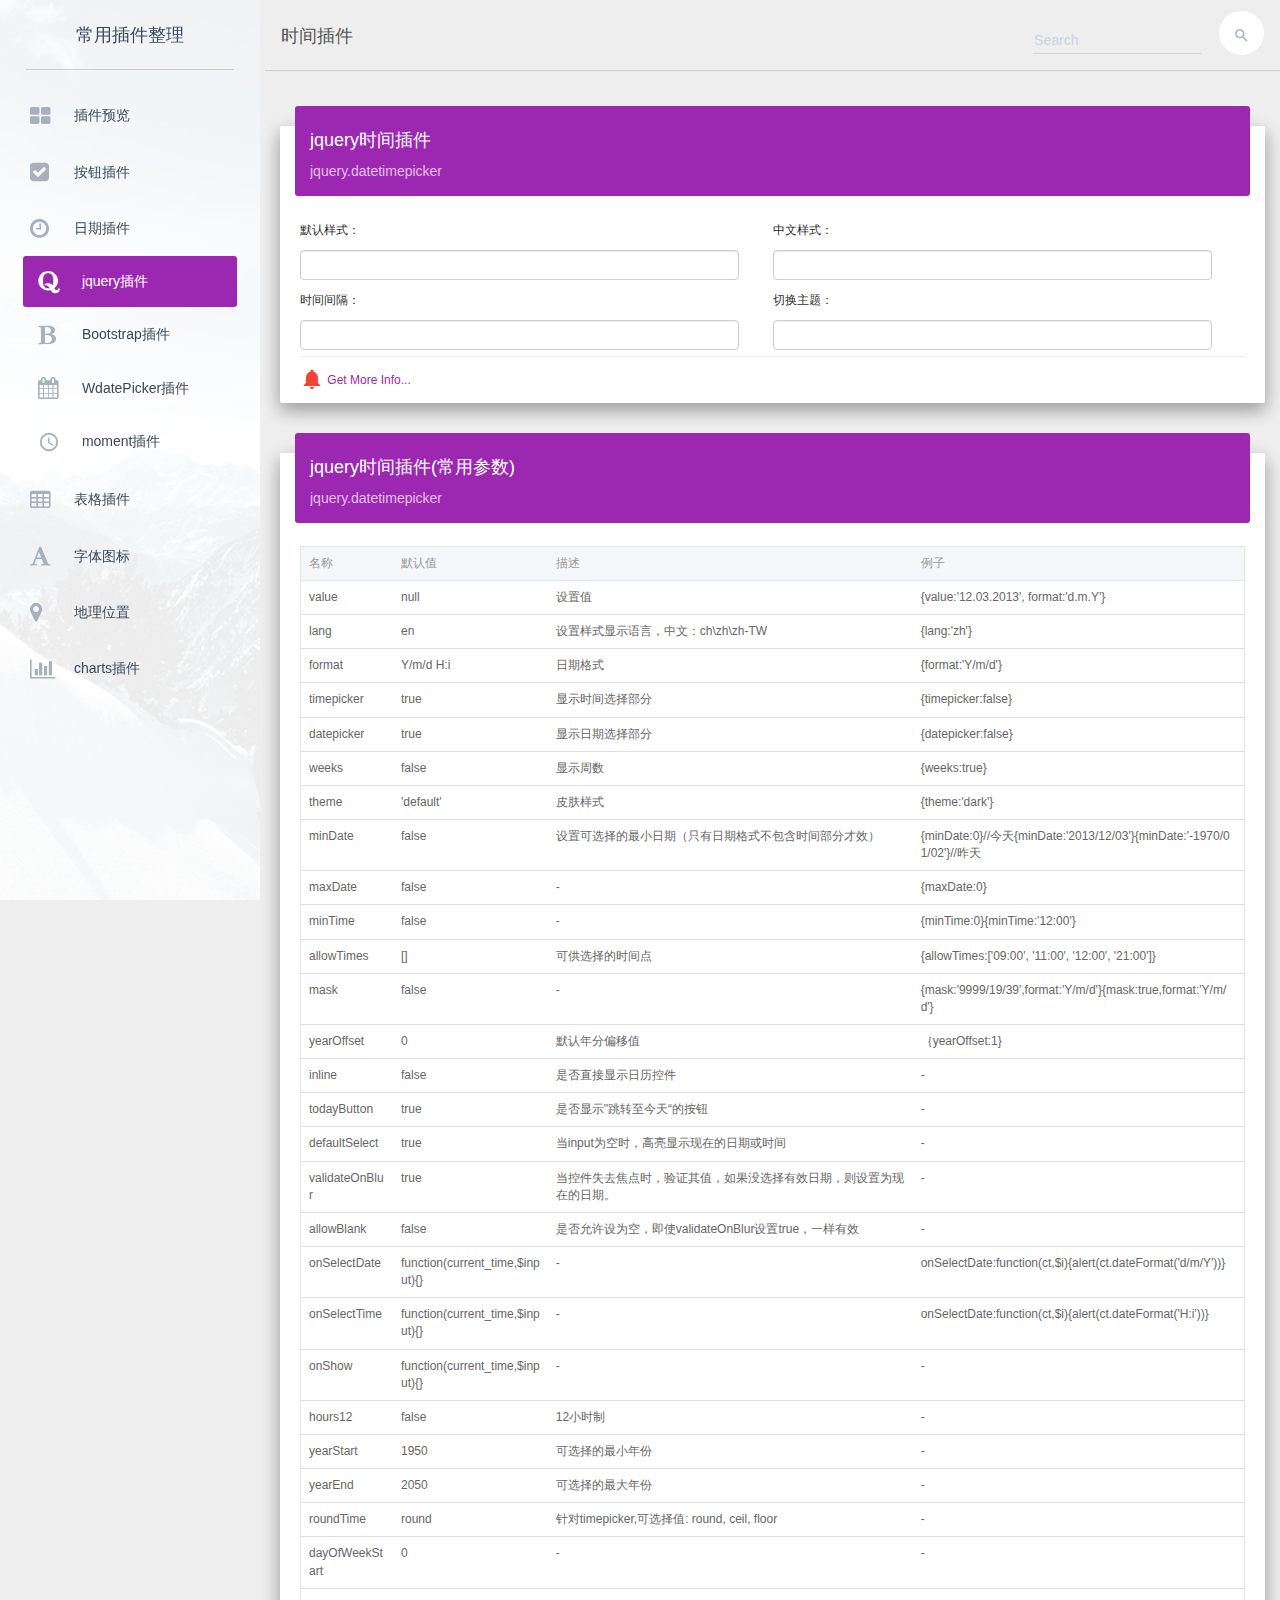
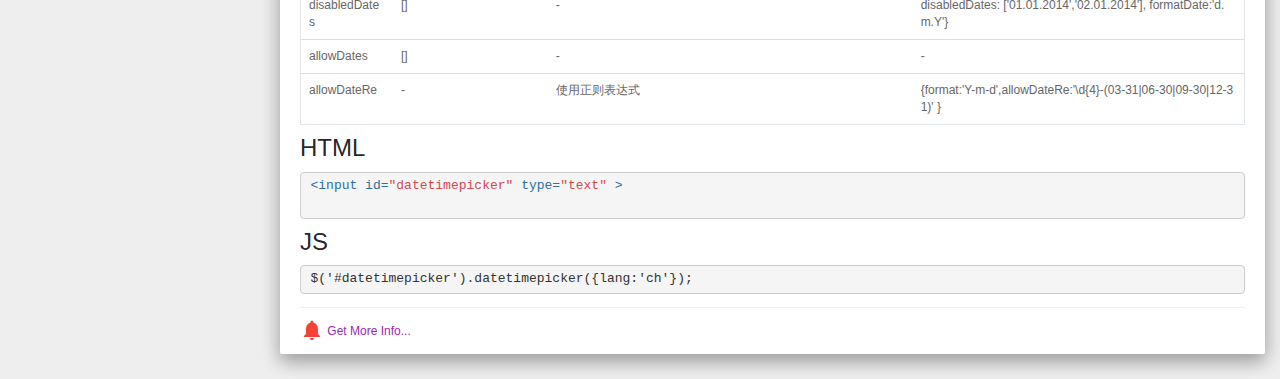
<file: jqueryDate.html>
<!DOCTYPE html>
<html>
  <head>
    <title>material</title>
	
    <meta http-equiv="keywords" content="keyword1,keyword2,keyword3">
    <meta http-equiv="description" content="this is my page">
    <meta http-equiv="content-type" content="text/html; charset=UTF-8">
    <meta http-equiv="X-UA-Compatible" content="IE=edge,chrome=1" />
    <meta content='width=device-width, initial-scale=1.0, maximum-scale=1.0, user-scalable=0' name='viewport' />
    
    <!--<link rel="stylesheet" type="text/css" href="./styles.css">-->
    <link rel="stylesheet" href="css/bootstrap/bootstrap.min.css" type="text/css"></link>
    <link rel="stylesheet" href="css/fontawesome/font-awesome.css" type="text/css"></link>
    <link rel="stylesheet" href="css/dataTables/dataTables.css" type="text/css"></link>
    <link rel="stylesheet" href="css/jquery/jquery.datetimepicker.min.css" type="text/css"></link>
    <link rel="stylesheet" href="css/style.css" type="text/css"></link>
    <link href="https://fonts.googleapis.com/icon?family=Material+Icons" rel="stylesheet">
    
  </head>
  
  <body>
    <div class="wrapper">
    	<div class="collapse navbar-collapse"  id="navbar-collapse"></div>
    	<div class="main-panle">
    		<nav class="navbar navbar-transparent navbar-absolute">
    			<div class="container-fluid">
    				<div class="navbar-header">
						<button class="navbar-toggle" type="button" data-toggle="collapse">
							<span class="sr-only">Toggle navigation</span>
							<span class="icon-bar"></span>
							<span class="icon-bar"></span>
							<span class="icon-bar"></span>
						</button>
						<a class="navbar-brand" href="#">时间插件</a>
					</div>
					<div class="collapse navbar-collapse">
						<form class="navbar-from navbar-right">
			  				<div class="form-group is-empty">
			  					<input type="text" class="form-control" placeholder="Search">
				   				<span class="material-input"></span>
								<span class="material-input"></span>
			  				</div>
							<button type="button" class="btn btn-white btn-round btn-just-icon">
								<i class="material-icons">search</i>
							</button>
			  			</form>
					</div>
    			</div>
    		</nav>
    		<div class="content">
    			<div class="container-fluid">
    				<div class="row">
    					<div class="col-md-12 col-sm-12">
    						<div class="card">
    							<div class="card-header card-date" style="background-color: #9c27b0;">
    								<h4>jquery时间插件</h4>
    								<p>jquery.datetimepicker</p>
    							</div>
    							<div class="card-content">
    								<div class="col-md-6 col-xs-12 padding-no">
    									<label class="col-sm-12 control-label padding-no">默认样式：</label>
    									<div class="col-xs-12 padding-no">
    										<input type="text" class="form-control" id="datetimepicker">
    									</div>
    								</div>
    								<div class="col-md-6 col-xs-12 padding-no">
    									<label class="col-sm-12 control-label padding-no">中文样式：</label>
    									<div class="col-xs-12 padding-no">
    										<input type="text" class="form-control" id="datetimepicker1">
    									</div>
    								</div>
    								<div class="col-md-6 col-xs-12 padding-no">
    									<label class="col-sm-12 control-label padding-no">时间间隔：</label>
    									<div class="col-xs-12 padding-no">
    										<input type="text" class="form-control" id="datetimepicker2">
    									</div>
    								</div>
    								<div class="col-md-6 col-xs-12 padding-no">
    									<label class="col-sm-12 control-label padding-no">切换主题：</label>
    									<div class="col-xs-12 padding-no">
    										<input type="text" class="form-control" id="datetimepicker3">
    									</div>
    								</div>
    							</div>
    							<div class="card-footer">
    								<div class="stats">
										<i class="material-icons text-danger" style="color: #f44336;">notifications</i>
										<a href="https://github.com/xdan/datetimepicker" target="_blank"  style="color: #9c27b0;">Get More Info...</a>
									</div>
    							</div>
    						</div>
    					</div>
    					<div class="col-sm-12">
    						<div class="card">
    							<div class="card-header card-date" style="background-color: #9c27b0;">
    								<h4>jquery时间插件(常用参数)</h4>
    								<p>jquery.datetimepicker</p>
    							</div>
    							<div class="card-content">
    								<div class="col-xs-12 padding-no markup">
    									<div id="demo-dataTables-table_wrapper" class="dataTables_wrapper no-footer">
											<table id="demo-dataTables-table" class="table">
												<thead class="the-box dark full">
													<tr>
														<th class="sorting_disabled">名称</th>
														<th class="sorting_disabled">默认值</th>
														<th class="sorting_disabled">描述</th>
														<th class="sorting_disabled">例子</th>
													</tr>
												</thead>
												<tbody>
													<tr><td>value</td><td>null</td><td>设置值</td><td>{value:'12.03.2013', format:'d.m.Y'}</td></tr>
													<tr><td>lang</td><td>en</td><td>设置样式显示语言，中文：ch\zh\zh-TW</td><td>{lang:'zh'}</td></tr>
													<tr><td>format</td><td>Y/m/d H:i</td><td>日期格式</td><td>{format:'Y/m/d'}</td></tr>
													<tr><td>timepicker</td><td>true</td><td>显示时间选择部分</td><td>{timepicker:false}</td></tr>
													<tr><td>datepicker</td><td>true</td><td>显示日期选择部分</td><td>{datepicker:false}</td></tr>
													<tr><td>weeks</td><td>false</td><td>显示周数</td><td>{weeks:true}</td></tr>
													<tr><td>theme</td><td>'default'</td><td>皮肤样式</td><td>{theme:'dark'}</td></tr>
													<tr><td>minDate</td><td>false</td><td>设置可选择的最小日期（只有日期格式不包含时间部分才效）</td><td>{minDate:0}//今天{minDate:'2013/12/03'}{minDate:'-1970/01/02'}//昨天</td></tr>
													<tr><td>maxDate</td><td>false</td><td>-</td><td>{maxDate:0}</td></tr>
													<tr><td>minTime</td><td>false</td><td>-</td><td>{minTime:0}{minTime:'12:00'}</td></tr>
													<tr><td>allowTimes</td><td>[]</td><td>可供选择的时间点</td><td>{allowTimes:['09:00', '11:00', '12:00', '21:00']}</td></tr>
													<tr><td>mask</td><td>false</td><td>-</td><td>{mask:'9999/19/39',format:'Y/m/d'}{mask:true,format:'Y/m/d'}</td></tr>
													<tr><td>yearOffset</td><td>0</td><td>默认年分偏移值</td><td>｛yearOffset:1}</td></tr>
													<tr><td>inline</td><td>false</td><td>是否直接显示日历控件</td><td>-</td></tr>
													<tr><td>todayButton</td><td>true</td><td>是否显示"跳转至今天“的按钮</td><td>-</td></tr>
													<tr><td>defaultSelect</td><td>true</td><td>当input为空时，高亮显示现在的日期或时间</td><td>-</td></tr>
													<tr><td>validateOnBlur</td><td>true</td><td>当控件失去焦点时，验证其值，如果没选择有效日期，则设置为现在的日期。</td><td>-</td></tr>
													<tr><td>allowBlank</td><td>false</td><td>是否允许设为空，即使validateOnBlur设置true，一样有效</td><td>-</td></tr>
													<tr><td>onSelectDate</td><td>function(current_time,$input){}</td><td>-</td><td>onSelectDate:function(ct,$i){alert(ct.dateFormat('d/m/Y'))}</td></tr>
													<tr><td>onSelectTime</td><td>function(current_time,$input){}</td><td>-</td><td>onSelectDate:function(ct,$i){alert(ct.dateFormat('H:i'))}</td></tr>
													<tr><td>onShow</td><td>function(current_time,$input){}</td><td>-</td><td>-</td></tr>
													<tr><td>hours12</td><td>false</td><td>12小时制</td><td>-</td></tr>
													<tr><td>yearStart</td><td>1950</td><td>可选择的最小年份</td><td>-</td></tr>
													<tr><td>yearEnd</td><td>2050</td><td>可选择的最大年份</td><td>-</td></tr>
													<tr><td>roundTime</td><td>round</td><td>针对timepicker,可选择值: round, ceil, floor</td><td>-</td></tr>
													<tr><td>dayOfWeekStart</td><td>0</td><td>-</td><td>-</td></tr>
													<tr><td>disabledDates</td><td>[]</td><td>-</td><td>disabledDates: ['01.01.2014','02.01.2014'], formatDate:'d.m.Y'}</td></tr>
													<tr><td>allowDates</td><td>[]</td><td>-</td><td>-</td></tr>
													<tr><td>allowDateRe</td><td>-</td><td>使用正则表达式</td><td>{format:'Y-m-d',allowDateRe:'\d{4}-(03-31|06-30|09-30|12-31)' }</td></tr>
												</tbody>
											</table>
										</div>
										<h3>HTML</h3>
										<pre><span class="nt">&lt;input id=</span><span class="s">&quot;datetimepicker&quot;</span><span class="nt"> type=</span><span class="s">&quot;text&quot;</span><span class="nt"> &gt;</span>
    									</pre>
    									<h3>JS</h3>
    									<pre>$('#datetimepicker').datetimepicker({lang:'ch'});</pre>
   									</div>
    							</div>
    							<div class="card-footer">
    								<div class="stats">
										<i class="material-icons text-danger" style="color: #f44336;">notifications</i>
										<a href="https://github.com/xdan/datetimepicker" target="_blank"  style="color: #9c27b0;">Get More Info...</a>
									</div>
    							</div>
    						</div>
    					</div>
    				</div>
    			</div>
    		</div>
    	</div>
    </div>
    <script type="text/javascript" src="js/jquery/jquery.min.js"></script>
    <script type="text/javascript" src="js/bootstrap/bootstrap.min.js"></script>
    <script type="text/javascript" src="js/jquery/jquery.datetimepicker.full.js"></script>
    <script type="text/javascript" src="js/jquery/jquery.dataTables.min.js"></script>
    <script type="text/javascript" src="js/index.js"></script>
    <script type="text/javascript">
    	$(function(){
    		$("#navbar-collapse").load("sidebar.html");
    		selectSidebar("sidebar-jqueryDate");
    		$("#datetimepicker").datetimepicker();
    		$('#datetimepicker1').datetimepicker({
				lang:'ch',
				format:'d/m/Y',
				step: 10,
				formatDate:'Y/m/d',
				timepicker: false
			});
			$('#datetimepicker2').datetimepicker({
				lang:'ch',
				step: 10,
			});
			$('#datetimepicker3').datetimepicker({
				lang:'ch',
				theme: 'dark',
			});
    	});
    </script>
  </body>
</html>
</file>
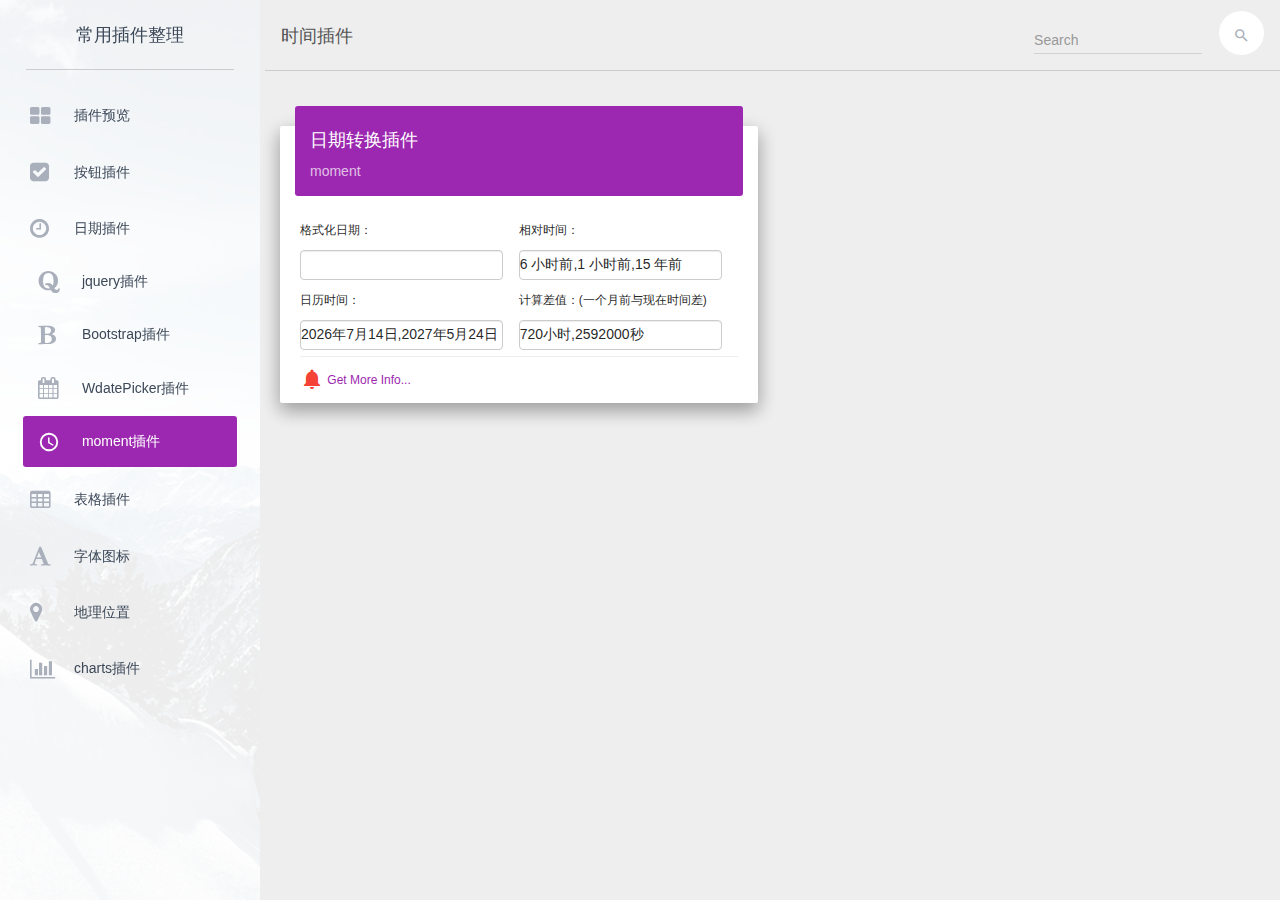
<file: momentDate.html>
<!DOCTYPE html>
<html>
  <head>
    <title>material</title>
	
    <meta http-equiv="keywords" content="keyword1,keyword2,keyword3">
    <meta http-equiv="description" content="this is my page">
    <meta http-equiv="content-type" content="text/html; charset=UTF-8">
    <meta http-equiv="X-UA-Compatible" content="IE=edge,chrome=1" />
    <meta content='width=device-width, initial-scale=1.0, maximum-scale=1.0, user-scalable=0' name='viewport' />
    
    <!--<link rel="stylesheet" type="text/css" href="./styles.css">-->
    <link rel="stylesheet" href="css/bootstrap/bootstrap.min.css" type="text/css"></link>
    <link rel="stylesheet" href="css/fontawesome/font-awesome.css" type="text/css"></link>
    <link rel="stylesheet" href="css/bootstrap/bootstrap-datepicker.min.css" type="text/css"></link>
    <link rel="stylesheet" href="css/jquery/jquery.datetimepicker.min.css" type="text/css"></link>
    <link rel="stylesheet" href="css/style.css" type="text/css"></link>
    <link href="https://fonts.googleapis.com/icon?family=Material+Icons" rel="stylesheet">
    
  </head>
  
  <body>
    <div class="wrapper">
    	<div class="collapse navbar-collapse"  id="navbar-collapse"></div>
    	<div class="main-panle">
    		<nav class="navbar navbar-transparent navbar-absolute">
    			<div class="container-fluid">
    				<div class="navbar-header">
						<button class="navbar-toggle" type="button" data-toggle="collapse">
							<span class="sr-only">Toggle navigation</span>
							<span class="icon-bar"></span>
							<span class="icon-bar"></span>
							<span class="icon-bar"></span>
						</button>
						<a class="navbar-brand" href="#">时间插件</a>
					</div>
					<div class="collapse navbar-collapse">
						<form class="navbar-from navbar-right">
			  				<div class="form-group is-empty">
			  					<input type="text" class="form-control" placeholder="Search">
				   				<span class="material-input"></span>
								<span class="material-input"></span>
			  				</div>
							<button type="button" class="btn btn-white btn-round btn-just-icon">
								<i class="material-icons">search</i>
							</button>
			  			</form>
					</div>
    			</div>
    		</nav>
    		<div class="content">
    			<div class="container-fluid">
    				<div class="row">
    					<div class="col-md-6 col-sm-12">
    						<div class="card">
    							<div class="card-header card-date" style="background-color: #9c27b0;">
    								<h4>日期转换插件</h4>
    								<p>moment</p>
    							</div>
    							<div class="card-content">
    								<div class="col-sm-6 col-xs-12 padding-no">
    									<label class="col-sm-12 control-label padding-no">格式化日期：</label>
	   									<div class="col-xs-12 padding-no">
								             <input type='text' class="form-control" id="moment"/>
	   									</div>
    								</div>
    								<div class="col-sm-6 col-xs-12 padding-no">
    									<label class="col-sm-12 control-label padding-no">相对时间：</label>
	   									<div class="col-xs-12 padding-no">
								              <input type='text' class="form-control" id='moment1'/>
	   									</div>
    								</div>
    								<div class="col-sm-6 col-xs-12 padding-no">
    									<label class="col-sm-12 control-label padding-no">日历时间：</label>
	   									<div class="col-xs-12 padding-no">
	   										<input type='text' class="form-control" id='moment2'/>
	   									</div>
    								</div>
    								<div class="col-sm-6 col-xs-12 padding-no">
    									<label class="col-sm-12 control-label padding-no">计算差值：(一个月前与现在时间差)</label>
	   									<div class="col-xs-12 padding-no">
	   										<input type='text' class="form-control" id='moment3'/>
	   									</div>
    								</div>
    							</div>
    							<div class="card-footer">
    								<div class="stats">
										<i class="material-icons text-danger" style="color: #f44336;">notifications</i>
										<a href="http://momentjs.cn/" target="_blank" style="color: #9c27b0;">Get More Info...</a>
									</div>
    							</div>
    						</div>
    					</div>
    				</div>
    			</div>
    		</div>
    	</div>
    </div>
    <script type="text/javascript" src="js/jquery/jquery.min.js"></script>
    <script type="text/javascript" src="js/bootstrap/bootstrap.min.js"></script>
    <script type="text/javascript" src="js/jquery/jquery.datetimepicker.full.js"></script>
    <script type="text/javascript" src="js/bootstrap/bootstrap-datepicker.min.js"></script>
    <script type="text/javascript" src="js/bootstrap/bootstrap-datepicker.zh-CN.min.js"></script>
    <script type="text/javascript" src="js/jquery/jquery.dataTables.min.js"></script>
    <script type="text/javascript" src="js/My97DatePicker/WdatePicker.js"></script>
    <script type="text/javascript" src="js/moment/moment.min.js"></script>
    <script type="text/javascript" src="js/moment/zh-cn.js"></script>
    <script type="text/javascript" src="js/index.js"></script>
    <script type="text/javascript">
    	$(function(){
    		$("#navbar-collapse").load("sidebar.html");
    		selectSidebar("sidebar-moment");
		    setInterval("$('#moment').val(moment().format('YYYY-MM-DD hh:mm:ss dddd'))",1000);
		    $('#moment1').val(moment().startOf('day').fromNow()+","+moment().startOf('hour').fromNow()+","+moment("20111031", "YYYYMMDD").fromNow());
		    $('#moment2').val(moment().subtract(10, 'days').calendar()+","+moment().add(10, 'month').calendar());
		    $('#moment3').val(moment().diff(moment().subtract(1, 'months'),"hours")+"小时,"+moment().diff(moment().subtract(1, 'months'),"seconds")+"秒");
    	});
    </script>
  </body>
</html>
</file>
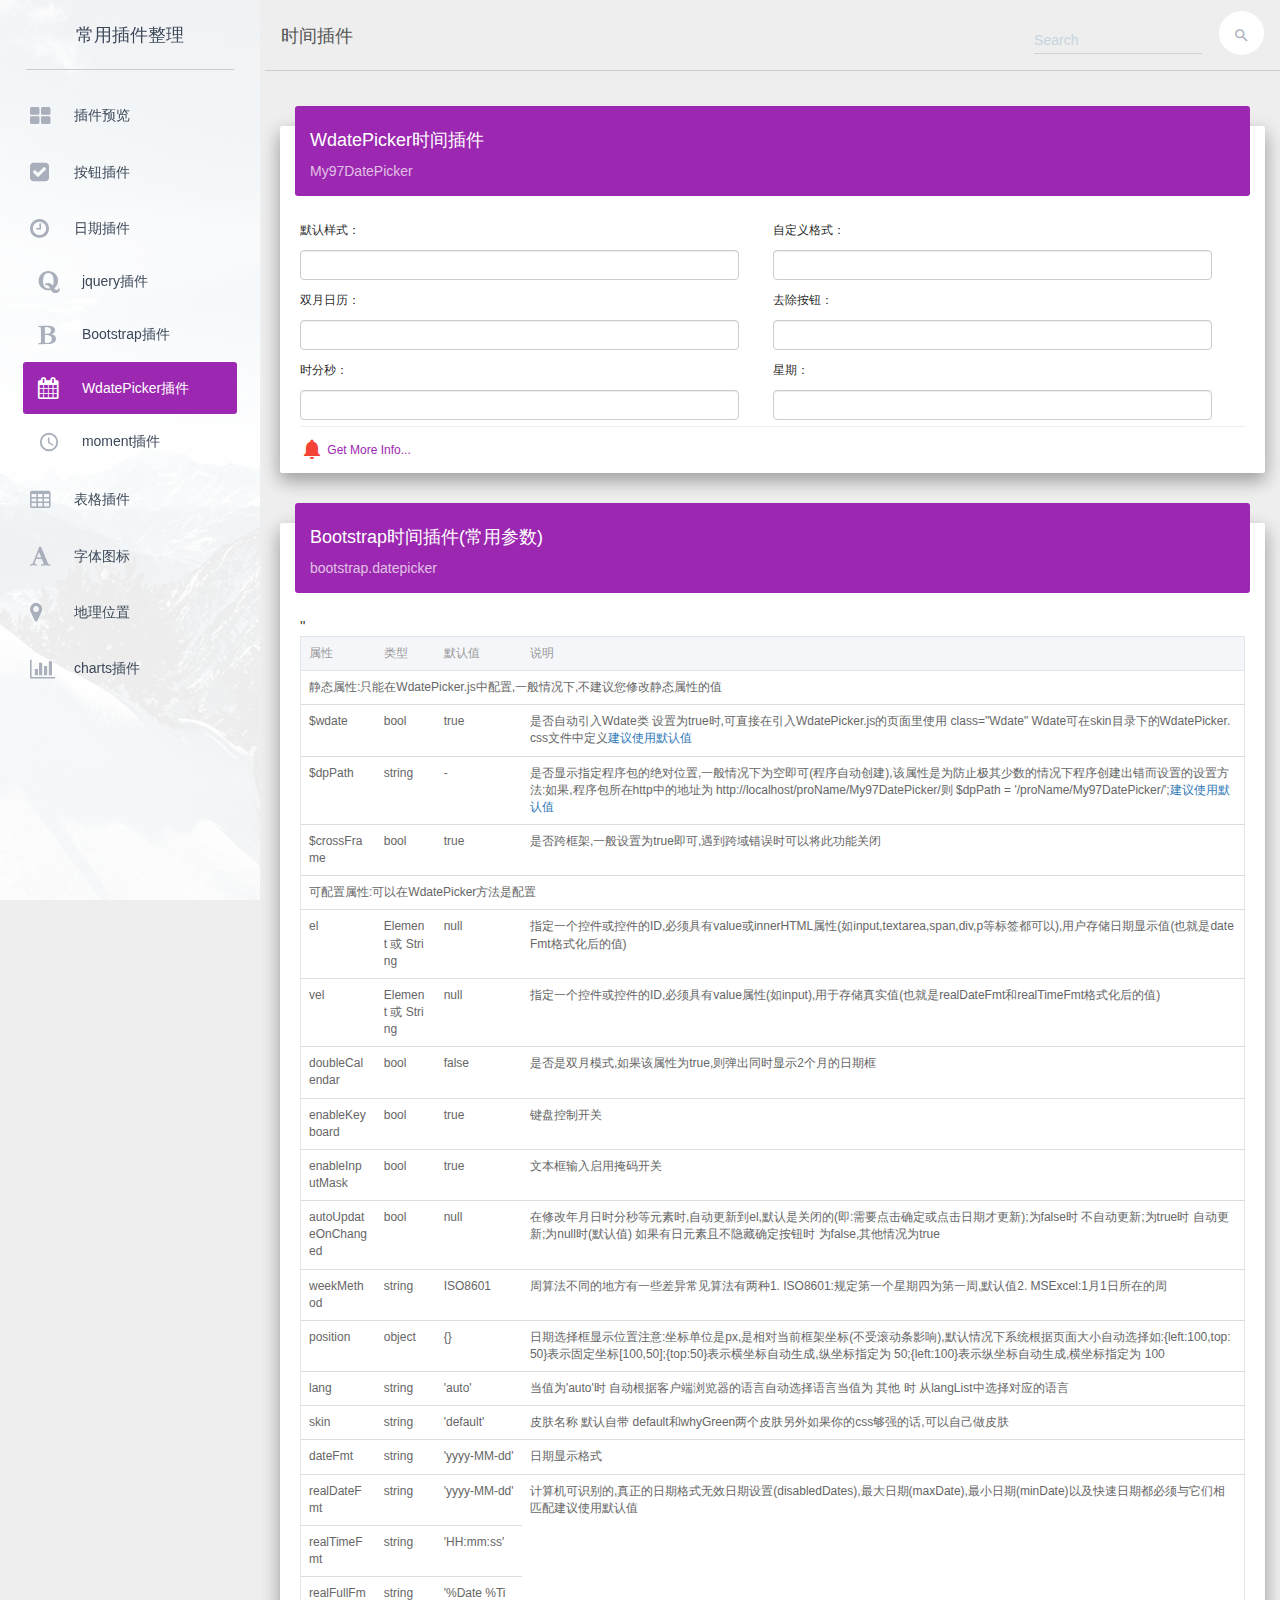
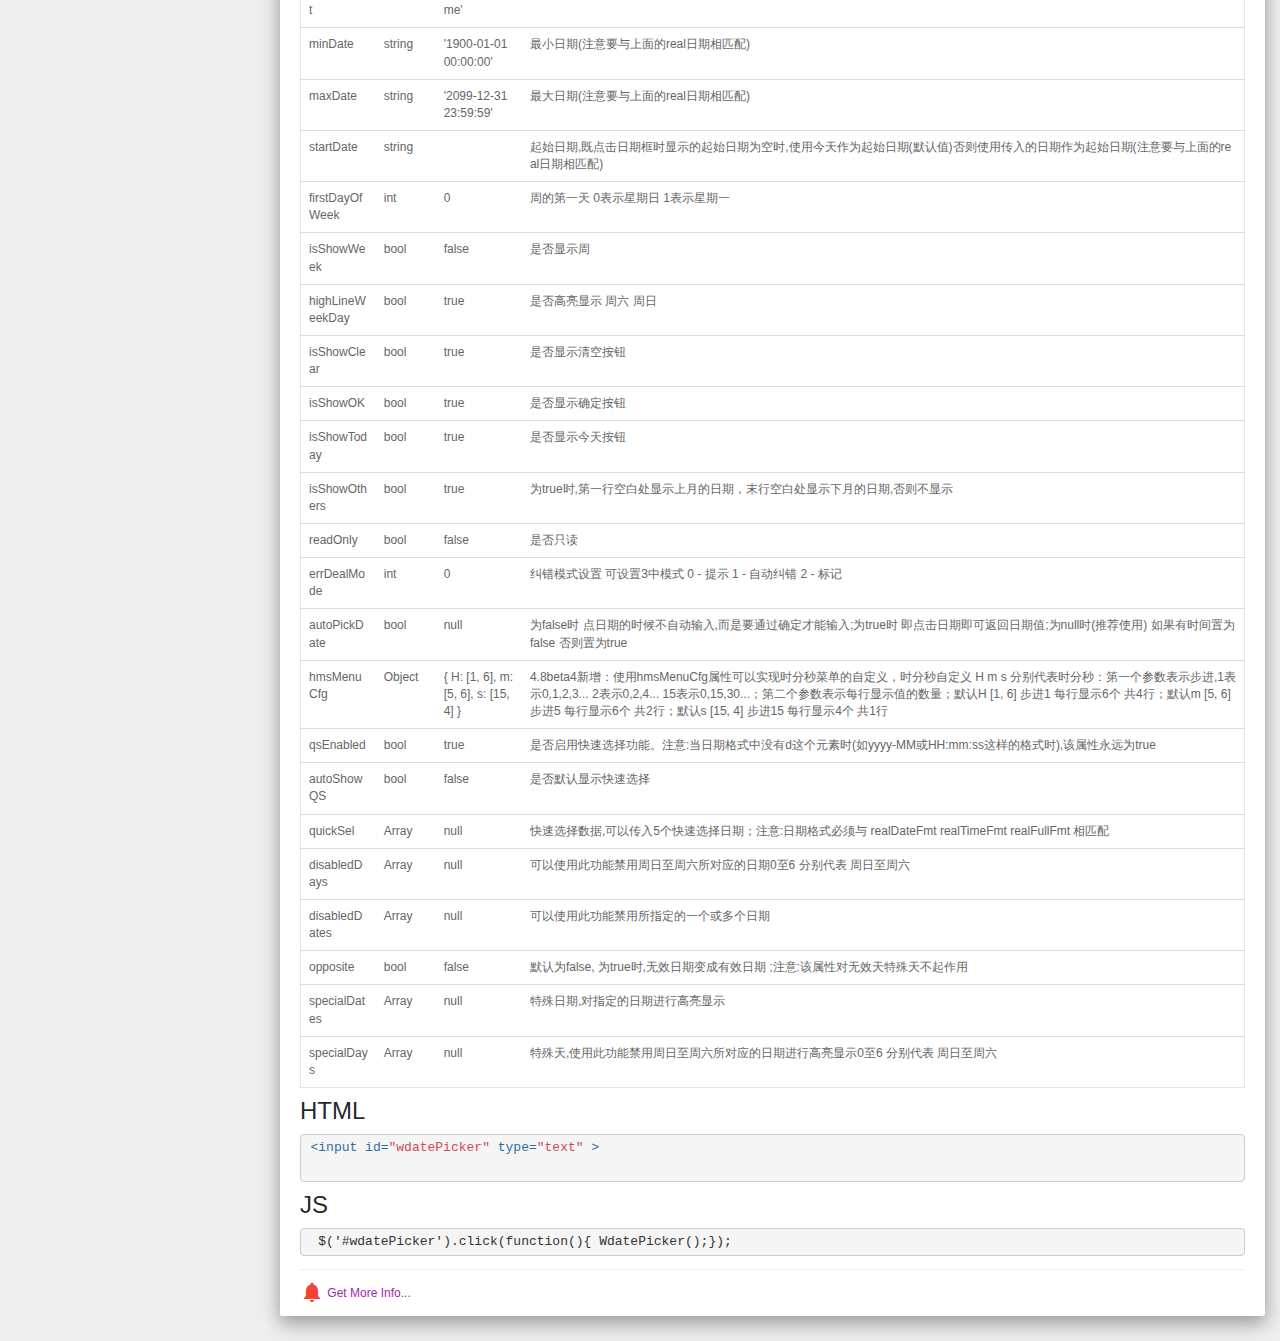
<file: wdatePickerDate.html>
<!DOCTYPE html>
<html>
  <head>
    <title>material</title>
	
    <meta http-equiv="keywords" content="keyword1,keyword2,keyword3">
    <meta http-equiv="description" content="this is my page">
    <meta http-equiv="content-type" content="text/html; charset=UTF-8">
    <meta http-equiv="X-UA-Compatible" content="IE=edge,chrome=1" />
    <meta content='width=device-width, initial-scale=1.0, maximum-scale=1.0, user-scalable=0' name='viewport' />
    
    <!--<link rel="stylesheet" type="text/css" href="./styles.css">-->
    <link rel="stylesheet" href="css/bootstrap/bootstrap.min.css" type="text/css"></link>
    <link rel="stylesheet" href="css/fontawesome/font-awesome.css" type="text/css"></link>
    <link rel="stylesheet" href="css/dataTables/dataTables.css" type="text/css"></link>
    <link rel="stylesheet" href="css/style.css" type="text/css"></link>
    <link href="https://fonts.googleapis.com/icon?family=Material+Icons" rel="stylesheet">
    
  </head>
  
  <body>
    <div class="wrapper">
    	<div class="collapse navbar-collapse"  id="navbar-collapse"></div>
    	<div class="main-panle">
    		<nav class="navbar navbar-transparent navbar-absolute">
    			<div class="container-fluid">
    				<div class="navbar-header">
						<button class="navbar-toggle" type="button" data-toggle="collapse">
							<span class="sr-only">Toggle navigation</span>
							<span class="icon-bar"></span>
							<span class="icon-bar"></span>
							<span class="icon-bar"></span>
						</button>
						<a class="navbar-brand" href="#">时间插件</a>
					</div>
					<div class="collapse navbar-collapse">
						<form class="navbar-from navbar-right">
			  				<div class="form-group is-empty">
			  					<input type="text" class="form-control" placeholder="Search">
				   				<span class="material-input"></span>
								<span class="material-input"></span>
			  				</div>
							<button type="button" class="btn btn-white btn-round btn-just-icon">
								<i class="material-icons">search</i>
							</button>
			  			</form>
					</div>
    			</div>
    		</nav>
    		<div class="content">
    			<div class="container-fluid">
    				<div class="row">
    					<div class="col-sm-12">
    						<div class="card">
    							<div class="card-header card-date" style="background-color: #9c27b0;">
    								<h4>WdatePicker时间插件</h4>
    								<p>My97DatePicker</p>
    							</div>
    							<div class="card-content">
    								<div class="col-sm-6 col-xs-12 padding-no">
    									<label class="col-sm-12 control-label padding-no">默认样式：</label>
	   									<div class="col-xs-12 padding-no">
								             <input type='text' class="form-control" id="wdatePicker"/>
	   									</div>
    								</div>
    								<div class="col-sm-6 col-xs-12 padding-no">
    									<label class="col-sm-12 control-label padding-no">自定义格式：</label>
	   									<div class="col-xs-12 padding-no">
								              <input type='text' class="form-control" id='wdatePicker1'/>
	   									</div>
    								</div>
    								<div class="col-sm-6 col-xs-12 padding-no">
    									<label class="col-sm-12 control-label padding-no">双月日历：</label>
	   									<div class="col-xs-12 padding-no">
	   										<input type='text' class="form-control" id='wdatePicker2'/>
	   									</div>
    								</div>
    								<div class="col-sm-6 col-xs-12 padding-no">
    									<label class="col-sm-12 control-label padding-no">去除按钮：</label>
	   									<div class="col-xs-12 padding-no">
	   										<input type='text' class="form-control" id='wdatePicker3'/>
	   									</div>
    								</div>
    								<div class="col-sm-6 col-xs-12 padding-no">
    									<label class="col-sm-12 control-label padding-no">时分秒：</label>
	   									<div class="col-xs-12 padding-no">
	   										<input type='text' class="form-control" id='wdatePicker4'/>
	   									</div>
    								</div>
    								<div class="col-sm-6 col-xs-12 padding-no">
    									<label class="col-sm-12 control-label padding-no">星期：</label>
	   									<div class="col-xs-12 padding-no">
	   										<input type='text' class="form-control" id='wdatePicker5'/>
	   									</div>
    								</div>
    							</div>
    							<div class="card-footer">
    								<div class="stats">
										<i class="material-icons text-danger" style="color: #f44336;">notifications</i>
										<a href="http://www.my97.net/dp/demo/index.htm" target="_blank" style="color: #9c27b0;">Get More Info...</a>
									</div>
    							</div>
    						</div>
    					</div>
    					<div class="col-sm-12">
    						<div class="card">
    							<div class="card-header card-date" style="background-color: #9c27b0;">
    								<h4>Bootstrap时间插件(常用参数)</h4>
    								<p>bootstrap.datepicker</p>
    							</div>
    							<div class="card-content">
    								<div class="col-xs-12 padding-no markup">
    									<div id="demo-dataTables-table_wrapper" class="dataTables_wrapper no-footer">
											<table id="demo-dataTables-table" class="table">
												<thead class="the-box dark full">
													<tr>
														<th class="sorting_disabled">属性</th>
														<th class="sorting_disabled">类型</th>
														<th class="sorting_disabled">默认值</th>
														<th class="sorting_disabled">说明</th>
													</tr>
												</thead>
												<tbody>
													<tr><td colspan="4">静态属性:只能在WdatePicker.js中配置,一般情况下,不建议您修改静态属性的值</td></tr>
													<tr><td>$wdate</td><td>bool</td><td>true</td><td>是否自动引入Wdate类 设置为true时,可直接在引入WdatePicker.js的页面里使用 class="Wdate" Wdate可在skin目录下的WdatePicker.css文件中定义<a>建议使用默认值</a></td></tr>
													<tr><td>$dpPath</td><td>string</td><td>-</td><td>是否显示指定程序包的绝对位置,一般情况下为空即可(程序自动创建),该属性是为防止极其少数的情况下程序创建出错而设置的设置方法:如果,程序包所在http中的地址为 http://localhost/proName/My97DatePicker/则 $dpPath = '/proName/My97DatePicker/';<a>建议使用默认值</a></td></tr>
													<tr><td>$crossFrame</td><td>bool</td><td>true</td><td>是否跨框架,一般设置为true即可,遇到跨域错误时可以将此功能关闭</td></tr>
													<tr><td colspan="4">可配置属性:可以在WdatePicker方法是配置</td></tr>
													<tr><td>el</td><td>Element 或  String</td><td>null</td><td>指定一个控件或控件的ID,必须具有value或innerHTML属性(如input,textarea,span,div,p等标签都可以),用户存储日期显示值(也就是dateFmt格式化后的值)</td></tr>
													<tr><td>vel</td><td>Element 或  String</td><td>null</td><td>指定一个控件或控件的ID,必须具有value属性(如input),用于存储真实值(也就是realDateFmt和realTimeFmt格式化后的值)</td></tr>
													<tr><td>doubleCalendar</td><td>bool</td><td>false</td><td>是否是双月模式,如果该属性为true,则弹出同时显示2个月的日期框</td></tr>
													<tr><td>enableKeyboard</td><td>bool</td><td>true</td><td>键盘控制开关</td></tr>
													<tr><td>enableInputMask</td><td>bool</td><td>true</td><td>文本框输入启用掩码开关</td></tr>
													<tr><td>autoUpdateOnChanged</td><td>bool</td><td>null</td><td>在修改年月日时分秒等元素时,自动更新到el,默认是关闭的(即:需要点击确定或点击日期才更新);为false时 不自动更新;为true时 自动更新;为null时(默认值) 如果有日元素且不隐藏确定按钮时 为false,其他情况为true</td></tr>
													<tr><td>weekMethod</td><td>string</td><td>ISO8601</td><td>周算法不同的地方有一些差异常见算法有两种1. ISO8601:规定第一个星期四为第一周,默认值2. MSExcel:1月1日所在的周</td></tr>
													<tr><td>position</td><td>object</td><td>{}</td><td>日期选择框显示位置注意:坐标单位是px,是相对当前框架坐标(不受滚动条影响),默认情况下系统根据页面大小自动选择如:{left:100,top:50}表示固定坐标[100,50];{top:50}表示横坐标自动生成,纵坐标指定为 50;{left:100}表示纵坐标自动生成,横坐标指定为 100</td></tr>
													<tr><td>lang</td><td>string</td><td>'auto'</td><td>当值为'auto'时 自动根据客户端浏览器的语言自动选择语言当值为 其他 时 从langList中选择对应的语言</td></tr>
													<tr><td>skin</td><td>string</td><td>'default'</td><td>皮肤名称 默认自带 default和whyGreen两个皮肤另外如果你的css够强的话,可以自己做皮肤</td></tr>
													<tr><td>dateFmt</td><td>string</td><td>'yyyy-MM-dd'</td><td>日期显示格式</td></tr>
													<tr><td>realDateFmt</td><td>string</td><td>'yyyy-MM-dd'</td><td rowspan="3">计算机可识别的,真正的日期格式无效日期设置(disabledDates),最大日期(maxDate),最小日期(minDate)以及快速日期都必须与它们相匹配建议使用默认值</td></tr>
													<tr><td>realTimeFmt</td><td>string</td><td>'HH:mm:ss'</td></tr>
													<tr><td>realFullFmt</td><td>string</td><td>'%Date %Time'</td></tr>
													<tr><td>minDate</td><td>string</td><td>'1900-01-01 00:00:00'</td><td>最小日期(注意要与上面的real日期相匹配)</td></tr>
													<tr><td>maxDate</td><td>string</td><td>'2099-12-31 23:59:59'</td><td>最大日期(注意要与上面的real日期相匹配)</td></tr>
													<tr><td>startDate</td><td>string</td>''<td></td><td>起始日期,既点击日期框时显示的起始日期为空时,使用今天作为起始日期(默认值)否则使用传入的日期作为起始日期(注意要与上面的real日期相匹配)</td></tr>
													<tr><td>firstDayOfWeek</td><td>int</td><td>0</td><td>周的第一天 0表示星期日 1表示星期一</td></tr>
													<tr><td>isShowWeek</td><td>bool</td><td>false</td><td>是否显示周</td></tr>
													<tr><td>highLineWeekDay</td><td>bool</td><td>true</td><td>是否高亮显示 周六 周日</td></tr>
													<tr><td>isShowClear</td><td>bool</td><td>true</td><td>是否显示清空按钮</td></tr>
													<tr><td>isShowOK</td><td>bool</td><td>true</td><td>是否显示确定按钮</td></tr>
													<tr><td>isShowToday</td><td>bool</td><td>true</td><td>是否显示今天按钮</td></tr>
													<tr><td>isShowOthers</td><td>bool</td><td>true</td><td>为true时,第一行空白处显示上月的日期，末行空白处显示下月的日期,否则不显示</td></tr>
													<tr><td>readOnly</td><td>bool</td><td>false</td><td>是否只读</td></tr>
													<tr><td>errDealMode</td><td>int</td><td>0</td><td>纠错模式设置 可设置3中模式 0 - 提示 1 - 自动纠错 2 - 标记</td></tr>
													<tr><td>autoPickDate</td><td>bool</td><td>null</td><td>为false时 点日期的时候不自动输入,而是要通过确定才能输入;为true时 即点击日期即可返回日期值;为null时(推荐使用) 如果有时间置为false 否则置为true</td></tr>
													<tr><td>hmsMenuCfg</td><td>Object</td><td>{ H: [1, 6], m: [5, 6], s: [15, 4] }</td>
													<td>4.8beta4新增：使用hmsMenuCfg属性可以实现时分秒菜单的自定义，时分秒自定义 H m s 分别代表时分秒：第一个参数表示步进,1表示0,1,2,3... 2表示0,2,4... 15表示0,15,30...；第二个参数表示每行显示值的数量；默认H [1, 6] 步进1 每行显示6个 共4行；默认m [5, 6] 步进5 每行显示6个 共2行；默认s [15, 4] 步进15 每行显示4个 共1行</td></tr>
													<tr><td>qsEnabled</td><td>bool</td><td>true</td><td>是否启用快速选择功能。注意:当日期格式中没有d这个元素时(如yyyy-MM或HH:mm:ss这样的格式时),该属性永远为true</td></tr>
													<tr><td>autoShowQS</td><td>bool</td><td>false</td><td>是否默认显示快速选择</td></tr>
													<tr><td>quickSel</td><td>Array</td><td>null</td><td>快速选择数据,可以传入5个快速选择日期；注意:日期格式必须与 realDateFmt realTimeFmt realFullFmt 相匹配</td></tr>
													<tr><td>disabledDays</td><td>Array</td><td>null</td><td>可以使用此功能禁用周日至周六所对应的日期0至6 分别代表 周日至周六</td></tr>
													<tr><td>disabledDates</td><td>Array</td><td>null</td><td>可以使用此功能禁用所指定的一个或多个日期</td></tr>
													<tr><td>opposite</td><td>bool</td><td>false</td><td>默认为false, 为true时,无效日期变成有效日期 ;注意:该属性对无效天特殊天不起作用</td></tr>
													<tr><td>specialDates</td><td>Array</td><td>null</td><td>特殊日期,对指定的日期进行高亮显示</td></tr>
													<tr><td>specialDays</td><td>Array</td><td>null</td><td>特殊天,使用此功能禁用周日至周六所对应的日期进行高亮显示0至6 分别代表 周日至周六</td></tr>
												</tbody>
											</table>
										</div>
										<h3>HTML</h3>
										<pre><span class="nt">&lt;input id=</span><span class="s">&quot;wdatePicker&quot;</span><span class="nt"> type=</span><span class="s">&quot;text&quot;</span><span class="nt"> &gt;</span>
    									</pre>
    									<h3>JS</h3>
    									<pre> $('#wdatePicker').click(function(){ WdatePicker();});</pre>
   									</div>
    							</div>
    							<div class="card-footer">
    								<div class="stats">
										<i class="material-icons text-danger" style="color: #f44336;">notifications</i>
										<a href="https://github.com/xdan/datetimepicker" target="_blank"  style="color: #9c27b0;">Get More Info...</a>
									</div>
    							</div>
    						</div>
    					</div>
    				</div>
    			</div>
    		</div>
    	</div>
    </div>
    <script type="text/javascript" src="js/jquery/jquery.min.js"></script>
    <script type="text/javascript" src="js/bootstrap/bootstrap.min.js"></script>
    <script type="text/javascript" src="js/My97DatePicker/WdatePicker.js"></script>
    <script type="text/javascript" src="js/index.js"></script>
    <script type="text/javascript">
    	$(function(){
    		$("#navbar-collapse").load("sidebar.html");
    		selectSidebar("sidebar-wdatePicker");
		    $('#wdatePicker').click(function(){
		 	    WdatePicker();
		    });
		    $('#wdatePicker1').click(function(){
		 	    WdatePicker({
		 	    	dateFmt:'yyyy-MM-dd  HH:mm:ss',
		 	    });
		    });
		    $('#wdatePicker2').click(function(){
		 	    WdatePicker({
		 	    	dateFmt:'yyyy-MM-dd',
		 	    	doubleCalendar:true,
		 	    });
		    });
		    $('#wdatePicker3').click(function(){
		 	    WdatePicker({
		 	    	dateFmt:'yyyy-MM-dd',
		 	    	isShowClear: false,
		 	    	isShowToday: false,
		 	    	isShowOK: false,
		 	    });
		    });
		    $('#wdatePicker4').click(function(){
		 	    WdatePicker({
		 	    	dateFmt:'HH:mm:ss',
		 	    	doubleCalendar:true,
		 	    	skin:'whyGreen',
		 	    });
		    });
		    $('#wdatePicker5').click(function(){
		 	    WdatePicker({
		 	    	dateFmt:'yyyy-MM-dd, DD',
		 	    	doubleCalendar:true,
		 	    	skin:'whyGreen',
		 	    });
		    });
    	});
    </script>
  </body>
</html>
</file>
<file: css/bootstrap/build.css>
.checkbox {
  padding-left: 20px; }
.checkbox label {
  display: inline-block;
  vertical-align: middle;
  position: relative;
    padding-left: 5px; }
.checkbox label::before {
  content: "";
  display: inline-block;
  position: absolute;
  width: 17px;
  height: 17px;
  left: 0;
  margin-left: -20px;
  border: 1px solid #cccccc;
  border-radius: 3px;
  background-color: #fff;
  -webkit-transition: border 0.15s ease-in-out, color 0.15s ease-in-out;
  -o-transition: border 0.15s ease-in-out, color 0.15s ease-in-out;
      transition: border 0.15s ease-in-out, color 0.15s ease-in-out; }
.checkbox label::after {
  display: inline-block;
  position: absolute;
  width: 16px;
  height: 16px;
  left: 0;
  top: 0;
  margin-left: -20px;
  padding-left: 3px;
  padding-top: 1px;
  font-size: 11px;
      color: #555555; }
.checkbox input[type="checkbox"],
.checkbox input[type="radio"] {
  opacity: 0;
  z-index: 1;
  cursor: pointer;
}
.checkbox input[type="checkbox"]:focus + label::before,
.checkbox input[type="radio"]:focus + label::before {
  outline: thin dotted;
  outline: 5px auto -webkit-focus-ring-color;
      outline-offset: -2px; }
.checkbox input[type="checkbox"]:checked + label::after,
.checkbox input[type="radio"]:checked + label::after {
  font-family: "FontAwesome";
  content: "\f00c";}
.checkbox input[type="checkbox"]:indeterminate + label::after,
.checkbox input[type="radio"]:indeterminate + label::after {
  display: block;
  content: "";
  width: 10px;
  height: 3px;
  background-color: #555555;
  border-radius: 2px;
  margin-left: -16.5px;
  margin-top: 7px;
}
.checkbox input[type="checkbox"]:disabled,
.checkbox input[type="radio"]:disabled {
    cursor: not-allowed;
}
.checkbox input[type="checkbox"]:disabled + label,
.checkbox input[type="radio"]:disabled + label {
      opacity: 0.65; }
.checkbox input[type="checkbox"]:disabled + label::before,
.checkbox input[type="radio"]:disabled + label::before {
  background-color: #eeeeee;
        cursor: not-allowed; }
.checkbox.checkbox-circle label::before {
    border-radius: 50%; }
.checkbox.checkbox-inline {
    margin-top: 0; }

.checkbox-primary input[type="checkbox"]:checked + label::before,
.checkbox-primary input[type="radio"]:checked + label::before {
  background-color: #337ab7;
  border-color: #337ab7; }
.checkbox-primary input[type="checkbox"]:checked + label::after,
.checkbox-primary input[type="radio"]:checked + label::after {
  color: #fff; }

.checkbox-danger input[type="checkbox"]:checked + label::before,
.checkbox-danger input[type="radio"]:checked + label::before {
  background-color: #d9534f;
  border-color: #d9534f; }
.checkbox-danger input[type="checkbox"]:checked + label::after,
.checkbox-danger input[type="radio"]:checked + label::after {
  color: #fff; }

.checkbox-info input[type="checkbox"]:checked + label::before,
.checkbox-info input[type="radio"]:checked + label::before {
  background-color: #5bc0de;
  border-color: #5bc0de; }
.checkbox-info input[type="checkbox"]:checked + label::after,
.checkbox-info input[type="radio"]:checked + label::after {
  color: #fff; }

.checkbox-warning input[type="checkbox"]:checked + label::before,
.checkbox-warning input[type="radio"]:checked + label::before {
  background-color: #f0ad4e;
  border-color: #f0ad4e; }
.checkbox-warning input[type="checkbox"]:checked + label::after,
.checkbox-warning input[type="radio"]:checked + label::after {
  color: #fff; }

.checkbox-success input[type="checkbox"]:checked + label::before,
.checkbox-success input[type="radio"]:checked + label::before {
  background-color: #5cb85c;
  border-color: #5cb85c; }
.checkbox-success input[type="checkbox"]:checked + label::after,
.checkbox-success input[type="radio"]:checked + label::after {
  color: #fff;}

.checkbox-primary input[type="checkbox"]:indeterminate + label::before,
.checkbox-primary input[type="radio"]:indeterminate + label::before {
  background-color: #337ab7;
  border-color: #337ab7;
}

.checkbox-primary input[type="checkbox"]:indeterminate + label::after,
.checkbox-primary input[type="radio"]:indeterminate + label::after {
  background-color: #fff;
}

.checkbox-danger input[type="checkbox"]:indeterminate + label::before,
.checkbox-danger input[type="radio"]:indeterminate + label::before {
  background-color: #d9534f;
  border-color: #d9534f;
}

.checkbox-danger input[type="checkbox"]:indeterminate + label::after,
.checkbox-danger input[type="radio"]:indeterminate + label::after {
  background-color: #fff;
}

.checkbox-info input[type="checkbox"]:indeterminate + label::before,
.checkbox-info input[type="radio"]:indeterminate + label::before {
  background-color: #5bc0de;
  border-color: #5bc0de;
}

.checkbox-info input[type="checkbox"]:indeterminate + label::after,
.checkbox-info input[type="radio"]:indeterminate + label::after {
  background-color: #fff;
}

.checkbox-warning input[type="checkbox"]:indeterminate + label::before,
.checkbox-warning input[type="radio"]:indeterminate + label::before {
  background-color: #f0ad4e;
  border-color: #f0ad4e;
}

.checkbox-warning input[type="checkbox"]:indeterminate + label::after,
.checkbox-warning input[type="radio"]:indeterminate + label::after {
  background-color: #fff;
}

.checkbox-success input[type="checkbox"]:indeterminate + label::before,
.checkbox-success input[type="radio"]:indeterminate + label::before {
  background-color: #5cb85c;
  border-color: #5cb85c;
}

.checkbox-success input[type="checkbox"]:indeterminate + label::after,
.checkbox-success input[type="radio"]:indeterminate + label::after {
  background-color: #fff;
}

.radio {
  padding-left: 20px; }
.radio label {
  display: inline-block;
  vertical-align: middle;
  position: relative;
    padding-left: 5px; }
.radio label::before {
  content: "";
  display: inline-block;
  position: absolute;
  width: 17px;
  height: 17px;
  left: 0;
  margin-left: -20px;
  border: 1px solid #cccccc;
  border-radius: 50%;
  background-color: #fff;
  -webkit-transition: border 0.15s ease-in-out;
  -o-transition: border 0.15s ease-in-out;
      transition: border 0.15s ease-in-out; }
.radio label::after {
  display: inline-block;
  position: absolute;
  content: " ";
  width: 11px;
  height: 11px;
  left: 3px;
  top: 3px;
  margin-left: -20px;
  border-radius: 50%;
  background-color: #555555;
  -webkit-transform: scale(0, 0);
  -ms-transform: scale(0, 0);
  -o-transform: scale(0, 0);
  transform: scale(0, 0);
  -webkit-transition: -webkit-transform 0.1s cubic-bezier(0.8, -0.33, 0.2, 1.33);
  -moz-transition: -moz-transform 0.1s cubic-bezier(0.8, -0.33, 0.2, 1.33);
  -o-transition: -o-transform 0.1s cubic-bezier(0.8, -0.33, 0.2, 1.33);
      transition: transform 0.1s cubic-bezier(0.8, -0.33, 0.2, 1.33); }
.radio input[type="radio"] {
  opacity: 0;
  z-index: 1;
  cursor: pointer;
}
.radio input[type="radio"]:focus + label::before {
  outline: thin dotted;
  outline: 5px auto -webkit-focus-ring-color;
      outline-offset: -2px; }
.radio input[type="radio"]:checked + label::after {
  -webkit-transform: scale(1, 1);
  -ms-transform: scale(1, 1);
  -o-transform: scale(1, 1);
      transform: scale(1, 1); }
.radio input[type="radio"]:disabled {
    cursor: not-allowed;
}
.radio input[type="radio"]:disabled + label {
      opacity: 0.65; }
.radio input[type="radio"]:disabled + label::before {
        cursor: not-allowed; }
.radio.radio-inline {
    margin-top: 0; }

.radio-primary input[type="radio"] + label::after {
  background-color: #337ab7; }
.radio-primary input[type="radio"]:checked + label::before {
  border-color: #337ab7; }
.radio-primary input[type="radio"]:checked + label::after {
  background-color: #337ab7; }

.radio-danger input[type="radio"] + label::after {
  background-color: #d9534f; }
.radio-danger input[type="radio"]:checked + label::before {
  border-color: #d9534f; }
.radio-danger input[type="radio"]:checked + label::after {
  background-color: #d9534f; }

.radio-info input[type="radio"] + label::after {
  background-color: #5bc0de; }
.radio-info input[type="radio"]:checked + label::before {
  border-color: #5bc0de; }
.radio-info input[type="radio"]:checked + label::after {
  background-color: #5bc0de; }

.radio-warning input[type="radio"] + label::after {
  background-color: #f0ad4e; }
.radio-warning input[type="radio"]:checked + label::before {
  border-color: #f0ad4e; }
.radio-warning input[type="radio"]:checked + label::after {
  background-color: #f0ad4e; }

.radio-success input[type="radio"] + label::after {
  background-color: #5cb85c; }
.radio-success input[type="radio"]:checked + label::before {
  border-color: #5cb85c; }
.radio-success input[type="radio"]:checked + label::after {
  background-color: #5cb85c; }

input[type="checkbox"].styled:checked + label:after {
  font-family: 'FontAwesome';
  content: "\f00c"; }
input[type="checkbox"] .styled:checked + label::before,
input[type="radio"] .styled:checked + label::before {
  color: #fff; }
input[type="checkbox"] .styled:checked + label::after,
input[type="radio"] .styled:checked + label::after {
  color: #fff; }
</file>
<file: css/style.css>
@CHARSET "UTF-8";
html,body {
	width: 100%;
	height: 100%;
	margin: 0;
	padding: 0;
	background-color: #eee;
}
/*去除IE文本框自带的叉号*/
::-ms-clear{
 	display: none;
}
button:focus, button:active:focus, 
input[type="radio"]:focus, input[type="radio"]:active:focus,
input[type="checkbox"]:focus, input[type="checkbox"]:active:focus,  
a:focus, a:active:focus, 
.bootstrap-select .dropdown-toggle:focus{
	outline: none !important;
}

.navbar-collapse {
	padding-left: 0;
	padding-right: 0;
}
.wrapper .sidebar {
	position: fixed;
	top: 0;
	bottom: 0;
	width: 260px;
	background-image: url("../img/sidebar-1.jpg");
	background-position: center center;
    background-size: cover;
    z-index: 8;
}
.wrapper .sidebar a {
	color: #3c4858;
}
.wrapper .sidebar::after {
	background: #fff !important;
    content: "";
	position: fixed;
	top: 0;
	bottom: 0;
	width: 260px;
	filter:alpha(opacity=93); /* IE */
    opacity: 0.93;
    z-index: 9;
}
.wrapper .sidebar .logo {
	position: relative;
	z-index: 10;
	padding: 15px;
}
.wrapper .sidebar .logo::after {
	background: #ccc;
	content: "";
	height: 1px;
	position: absolute;
	bottom: 0;
	width: 80%;
	right: 10%;
}
.wrapper .sidebar .logo .simple-text {
	padding: 5px 0;
	line-height: 30px;
	text-transform: uppercase;
	display: block;
	text-align: center;
	text-decoration: none;
	font-size: 18px;
	font-weight: 400;
}
.wrapper .sidebar .sidebar-wrapper {
	position: relative;
	z-index: 10;
	margin-top: 20px;
}
.sidebar-wrapper .panel {
	background-color: transparent;
	margin: 5px 15px;
	box-shadow: none;
	border: none;
}
.panel-group .panel + .panel {
	margin-top: 0;
}
.sidebar-wrapper .panel a {
	padding: 10px 15px;
	display: block;
	border-radius: 3px;
	transition: all 1s linear 0s;
	line-height: 30px;
	text-decoration: none;
}

.sidebar-wrapper .panel a:hover {
	background-color: #eee;
}
.sidebar-wrapper .panel li a {
	margin: 2px 8px;
}
.sidebar-wrapper a i {
	color: #a9afbb;
	margin-right: 10px;
	line-height: 25px;
	width: 30px;
	vertical-align: middle;
	font-size: 22px;
}
.sidebar-wrapper a[class^="sidebar-"] i {
}
.sidebar-wrapper a span {
	vertical-align: middle;
	display: inline;
	position: relative;
	top: -1px;
}
.sidebar-wrapper .nav li a.active, 
.sidebar-wrapper .panel a[data-parent="#accordion"].active {
	background: #9c27b0;
}
.sidebar-wrapper .nav li a.active,
.sidebar-wrapper .nav li a.active i,
.sidebar-wrapper .panel a[data-parent="#accordion"].active,
.sidebar-wrapper .panel a[data-parent="#accordion"].active i {
	color: #fff !important;
}
.wrapper .main-panle {
	position: relative;
	z-index: 4;
	float: right;
	height: 100%;
	width: calc(100% - 265px);
}
.navbar-absolute {
	background-color: transparent;
	color: #555;
	padding-top: 10px;
	max-height: 50px;
}
.navbar-absolute .navbar-nav li a {
	border-radius: 3px;
    color: inherit;
    font-size: 12px;
    font-weight: 400;
    padding-bottom: 15px;
    padding-top: 15px;
    text-transform: uppercase;
}
.navbar .navbar-brand {
    color: inherit;
    height: 50px;
    line-height: 30px;
    padding: 10px 15px;
    position: relative;
}
.navbar .btn {
    margin-bottom: 0;
    margin-top: 0;
}
.navbar-from {
	margin: 8px 0 0 !important;
	max-height: 50px;
}
.navbar-from .form-group {
	display: inline-block;
	margin: 0 !important;
	padding-bottom: 0 !important;
}
.btn-white {
	background-color: #fff;
}
.btn-round {
	border-radius: 50%;
}
.btn-just-icon {
	padding: 11px 13px;
	position: relative;
	top: -8px;
}
.btn .material-icons {
    font-size: 17px;
    position: relative;
    top: 1px;
    vertical-align: middle;
    color: #a9afbb;
}
.form-control {
	border-color: inherit;
    color: inherit;
    font-size: 14px;
    height: 30px;
    line-height: 1.42857;
    margin: 0 !important;
    padding: 0!important;
}
.is-empty .form-control {
    background-color: rgba(0, 0, 0, 0);
    background-image: linear-gradient(#009688, #009688), linear-gradient(#d2d2d2, #d2d2d2);
    background-position: center bottom, center calc(100% - 1px);
    background-repeat: no-repeat;
    background-size: 0 2px, 100% 1px;
    border: 0 none;
    border-radius: 0;
    box-shadow: none;
    float: none;
    transition: background 0s ease-out 0s;
}
.form-control {
	width: 93%;
	border-color: #ccc;
}
.form-control::-moz-placeholder {
    color: #a9afbb !important;
    font-size: 14px !important;
    font-weight: 400;
    line-height: 1.42857;
}
.notification {
	display: inline-block;
	width: 20px;
	height: 20px;
	font-size: 9px;
	text-align: center;
	background-color: #f44336;
	border-radius: 50%;
	vertical-align: middle;
	position: absolute;
	top: 5px;
	right: 10px;
	border: 1px solid #fff;
	color: #fff;
}
.content {
	padding-top: 30px;
	border-top: 1px solid #ccc;
}

.card {
	margin: 25px 0;
	background: #fff none repeat scroll 0 0;
    border-radius: 2px;
    box-shadow: 0 8px 17px 0 rgba(0, 0, 0, 0.2), 0 6px 20px 0 rgba(0, 0, 0, 0.19);
    color: rgba(0, 0, 0, 0.87);
    display: inline-block;
    position: relative;
    width: 100%;
}
.card-header {
	padding: 15px;
	margin: -20px 15px 20px;
	border-radius: 3px;
} 
.card-header p {
	width: 100%;
	overflow: hidden;  /*溢出隐藏*/
    text-overflow: ellipsis; /*以省略号...显示*/
    white-space: nowrap;  /*强制不换行*/
}
.card-wan {
	float: left;
	text-align: center;
}
.card-header i {
	font-size: 36px;
	width: 56px;
	height: 56px;
	line-height: 56px;
	color: #fff;
}
.card .card-content {
    padding: 0 20px;
}
.card .chart-content {
	padding: 15px 20px;  
}
.card .card-content p {
    color: #999;
}
.card-stats .card-content {
	text-align: right;
	padding: 15px 20px;
}
.card-content h3 {
	margin-top: 10px !important;
}
.card-content .radio, .card-content .checkbox {
	margin-top: 7px;
	margin-bottom: 6px;
}
.card-footer {
	clear: both;
	border-top: 1px solid #eeeeee;
    margin: 0 20px 5px;
    padding: 10px 0 0 !important;
}
.card-footer a {
	position: relative;
	bottom: 7px;
}
.card .card-footer div {
    display: inline-block;
}
.card .card-footer .stats {
    color: #999999;
    font-size: 12px;
    line-height: 22px;
}
.card .card-footer .stats span {
	position: relative;
	top: -8px;
}
.card .card-chart .ct-grid {
    stroke: rgba(255, 255, 255, 0.2);
}
.card .card-chart .ct-series-a .ct-point, .card .card-chart .ct-series-a .ct-line, .card .card-chart .ct-series-a .ct-bar, .card .card-chart .ct-series-a .ct-slice-donut {
    stroke: rgba(255, 255, 255, 0.8);
}
.card .card-chart .ct-label {
    color: rgba(255, 255, 255, 0.7);
}
.ct-label {
    color: rgba(0, 0, 0, 0.4);
    fill: rgba(0, 0, 0, 0.4);
    font-size: 12px !important;
    line-height: 1;
}
.chart-content h4 {
	margin-top: 0;
	color: #3c4858;
}
.chart-content p {
	font-size: 12px !important;
	color: #3c4858;
	margin-bottom: 0;
}
.card-button h4, .card-date h4 {
	color: #fff;
}
.card-button p, .card-date p {
	color: #fff;
	filter:alpha(opacity=70); /* IE */
    opacity: 0.7;
    margin: 0;
}
.card-font {
	padding: 5px 3px;
	border-radius: 4px;
	transition: all .2s ease-out 0s;
	overflow: hidden;  /*溢出隐藏*/
    text-overflow: ellipsis; /*以省略号...显示*/
    white-space: nowrap;  /*强制不换行*/
}
.card-font:hover {
	background-color: #1d9d74;
	color: #fff;
	cursor: pointer;
}
.card-font:hover i {
	font-size: 18px;
	color: #fff;
}
.card-font i {
	margin-right: 3px;
	font-size: 14px;
	width: 20px;
	text-align: right;
}
/* .col-content {
	position: relative;
    width: 100%;
    height: 100%;
    perspective: 3500px;
}
.col-content .preview, .col-content .introduce {
	position: absolute;
    left: 0;
    动画元素transform-style
    -webkit-transform-style: preserve-3d;
    -moz-transform-style: preserve-3d;
    -webkit-transition: .8s ease-in-out ;
    -moz-transition:  .8s ease-in-out ;
    动画元素背后设置为hidden
    -webkit-backface-visibility: hidden;
    -moz-backface-visibility: hidden;
}
.col-content .preview {
	
            绕y轴旋转
   
    -webkit-transform: rotateY(0);
    -moz-transform: rotateY(0);
    z-index: 2;
}
.col-content .introduce {
	-webkit-transform: rotateY(180deg);
    -moz-transform: rotateY(180deg);
    z-index: 1;
}
.col-content:hover .preview {
	-webkit-transform: rotateY(-180deg);
    -moz-transform: rotateY(-180deg);
}
.col-content:hover .introduce {
	-webkit-transform: rotateY(0);
    -moz-transform: rotateY(0);
} */
.skin-color {
	min-height: 32px;
}
ul.icheck-color li {
	display: inline-block;
	width: 16px;
	height: 16px;
	filter:alpha(opacity=80); /* IE */
    opacity: 0.8;
	cursor: pointer;
	margin-top: 2px;
	margin-bottom: 2px;
	transition: all 0.2s ease 0s;
}
ul.icheck-color li:hover {
	filter:alpha(opacity=100); /* IE */
    opacity: 1;
    height: 20px;
	margin-top: 0;
	margin-bottom: 0;
}
ul.icheck-color .active{
	height: 20px;
	margin-top: 0;
	margin-bottom: 0;
}
.control-label {
	font-weight: normal;
	font-size: 12px;
}
.padding-no {
	padding: 3px 0;
	
}
#allmap{height:300px;width:100%;}
.BMap_cpyCtrl {
	display:none;
}
.anchorBL {
	bottom: 1px !important;
}
.nt {
    color: #2f6f9f;
}
.na {
    color: #4f9fcf;
}
.s {
    color: #d44950;
}
.highlight pre {
    border: 0 none;
    margin-bottom: 0;
    margin-top: 0;
    padding: 0;
    white-space: nowrap;
    word-break: normal;
    overflow: hidden;
    overflow-wrap: normal;
}
.highlight pre code:first-child {
    display: inline-block;
    width: 100%;
}

.markup pre {
    overflow-wrap: normal;
    white-space: pre-wrap;
    word-break: normal;
    overflow: hidden;
    padding: 4px 9.5px;
}
div[class^="icheckbox_line"], div[class^="iradio_line"] {
	width: 90%;
}
@media (max-width: 768px){
	.wrapper .main-panle {
		width: 100%;
	}
	.wrapper .sidebar::after {
	    width: 0;
	}
}
</file>
<file: css/dataTables/dataTables.css>
@CHARSET "UTF-8";
.dataTables_info {
    position: absolute;
}

.dataTables_paginate {
    float: right;
}

.paginate_disabled_previous, .paginate_enabled_previous {
    margin-right: 7px;
}
table, .table {
    width: 100% !important;
    clear: both;
    margin-top: 0;
    margin-bottom: 10px;
    color: #666;
}
.dataTables_length{
    display: inline-block;
    margin-right: 7px;
}
.dataTables_Info{
    text-align: right;
}
.dataTables_Info .dataTables_length label {
    font-size: 12px;
    font-weight: normal;
    line-height: 3em;
    margin: 0;
}
.dataTables_Info .dataTables_paginate {
    line-height: 40px;
}
.dataTables_Info .table-length-input{
    border: none;
    border-bottom: 1px solid #ddd;
    color: #888;
    font-size: 12px;
    height: 31px;
    margin-bottom: 8px;
    text-align: center;
    width: 80px;
}
.paginate_button.previous {
    margin-right: 7px;
}
.table thead tr th {
    background-color: #f5f6fa;
    border-bottom: 1px solid #e1e6eb;
    color: #999;
    font-weight: normal;
    padding: 8px;
}
a {
	cursor: pointer;
}
a.disabled {
    pointer-events: none;
    color: #afafaf;
}
.table {
    background: #fff none repeat scroll 0 0;
    border: 1px solid #e1e6eb;
    font-size: 12px;
}
input::-webkit-input-placeholder, textarea::-webkit-input-placeholder {
    color: #C7D5E0 !important;
}
input.no-border {
    border: none;
    color: #06c;
    padding-bottom: 5px;
    margin-left: -1px;
}
.info-select {
    width: 160px;
}
table td {
    word-break: break-all!important;
}
.table thead tr th.select-checkbox {
	padding: 2px 0 0 13px;
}
table.dataTable input[type="checkbox"]:checked + label::after {
	top: -5px !important;
}
</file>
<file: css/icheck/skins/all.css>
/* iCheck plugin skins
----------------------------------- */
@import url("minimal/_all.css");
/*
@import url("minimal/minimal.css");
@import url("minimal/red.css");
@import url("minimal/green.css");
@import url("minimal/blue.css");
@import url("minimal/aero.css");
@import url("minimal/grey.css");
@import url("minimal/orange.css");
@import url("minimal/yellow.css");
@import url("minimal/pink.css");
@import url("minimal/purple.css");
*/

@import url("square/_all.css");
/*
@import url("square/square.css");
@import url("square/red.css");
@import url("square/green.css");
@import url("square/blue.css");
@import url("square/aero.css");
@import url("square/grey.css");
@import url("square/orange.css");
@import url("square/yellow.css");
@import url("square/pink.css");
@import url("square/purple.css");
*/

@import url("flat/_all.css");
/*
@import url("flat/flat.css");
@import url("flat/red.css");
@import url("flat/green.css");
@import url("flat/blue.css");
@import url("flat/aero.css");
@import url("flat/grey.css");
@import url("flat/orange.css");
@import url("flat/yellow.css");
@import url("flat/pink.css");
@import url("flat/purple.css");
*/

@import url("line/_all.css");
/*
@import url("line/line.css");
@import url("line/red.css");
@import url("line/green.css");
@import url("line/blue.css");
@import url("line/aero.css");
@import url("line/grey.css");
@import url("line/orange.css");
@import url("line/yellow.css");
@import url("line/pink.css");
@import url("line/purple.css");
*/

@import url("polaris/polaris.css");

@import url("futurico/futurico.css");
</file>
